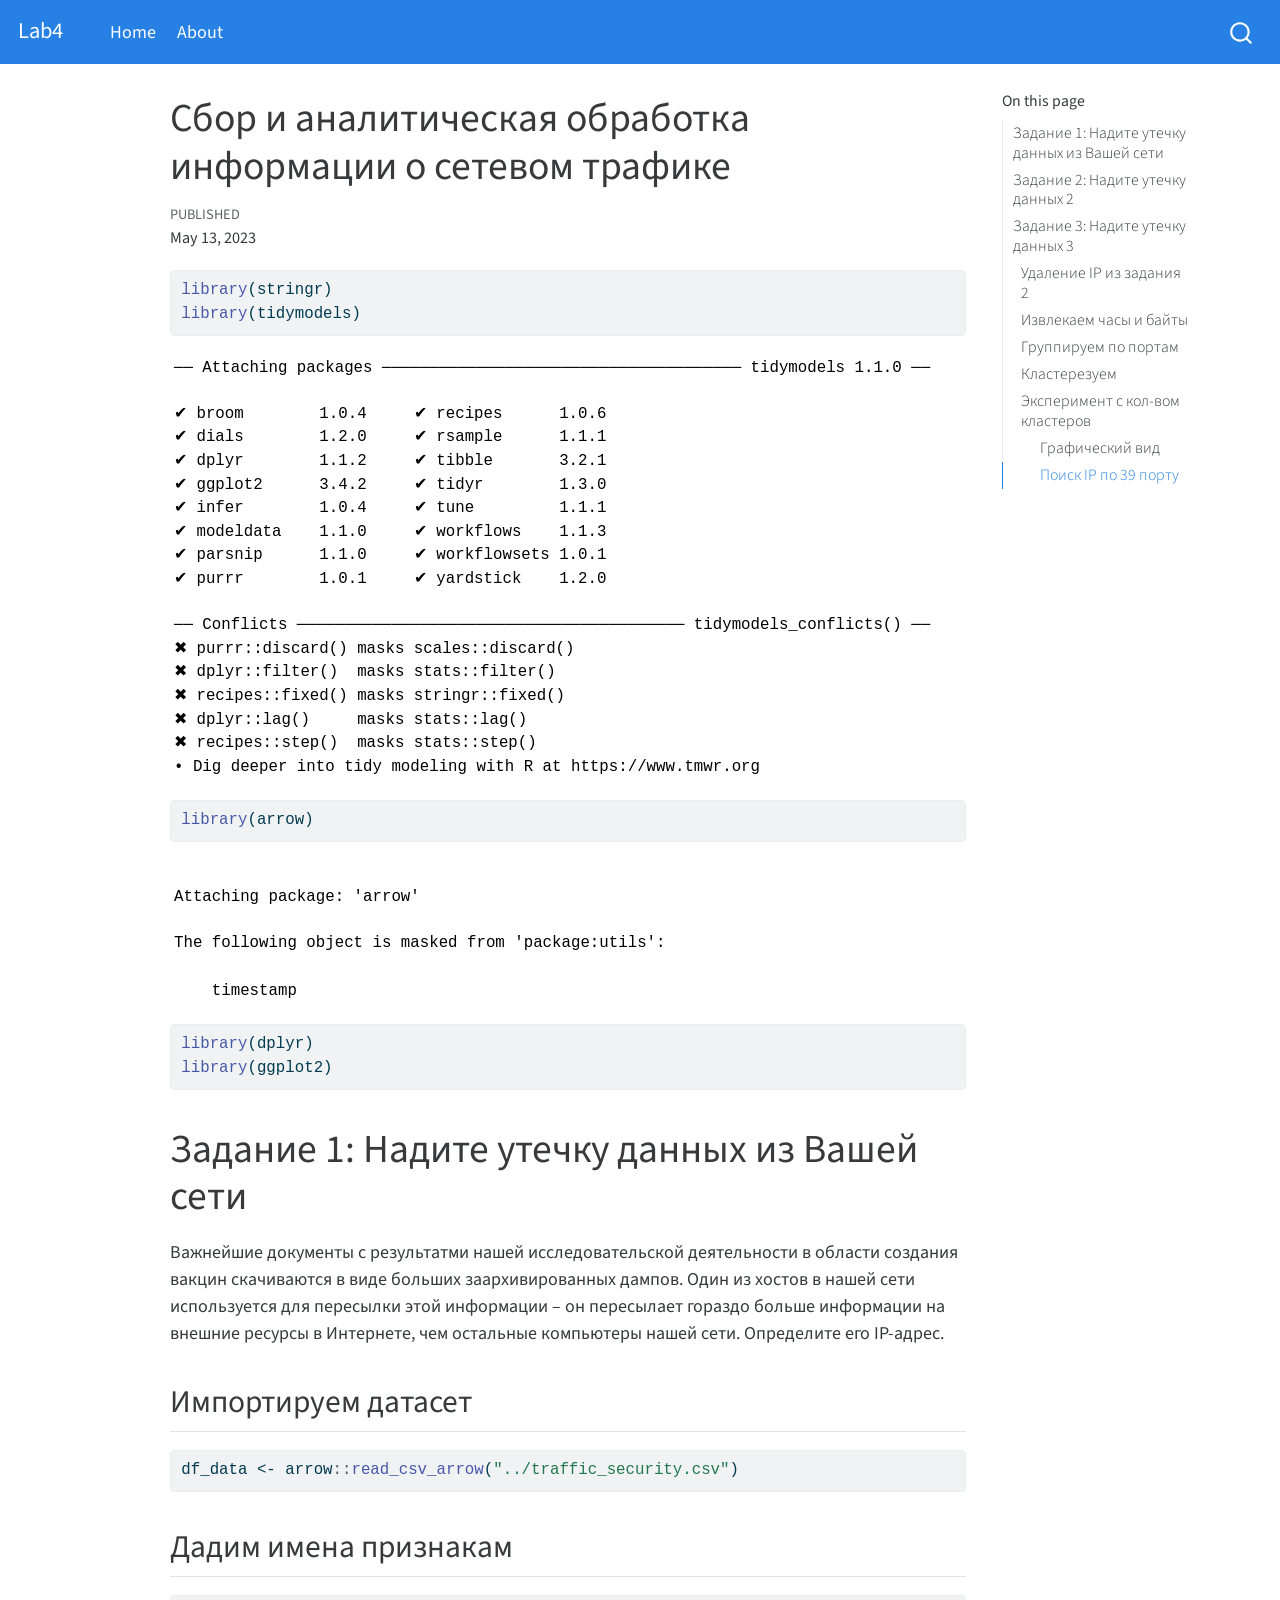
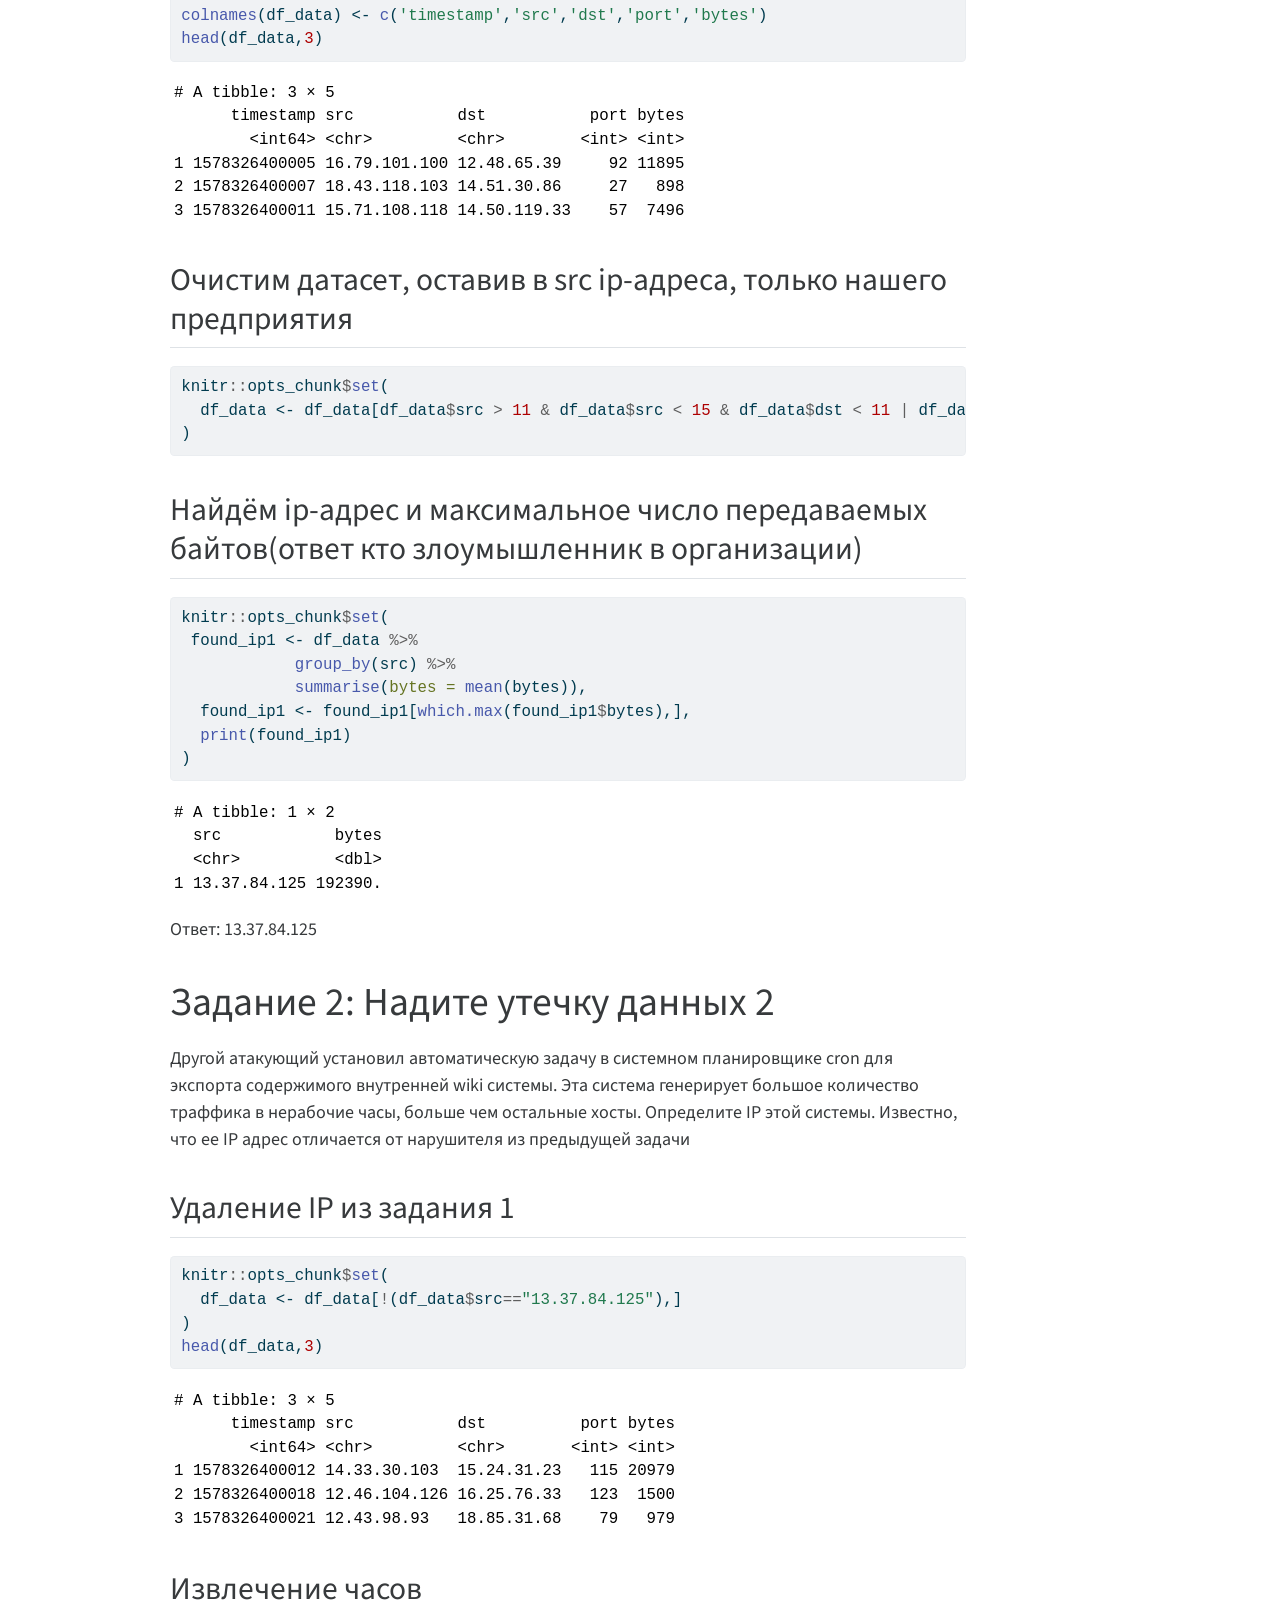
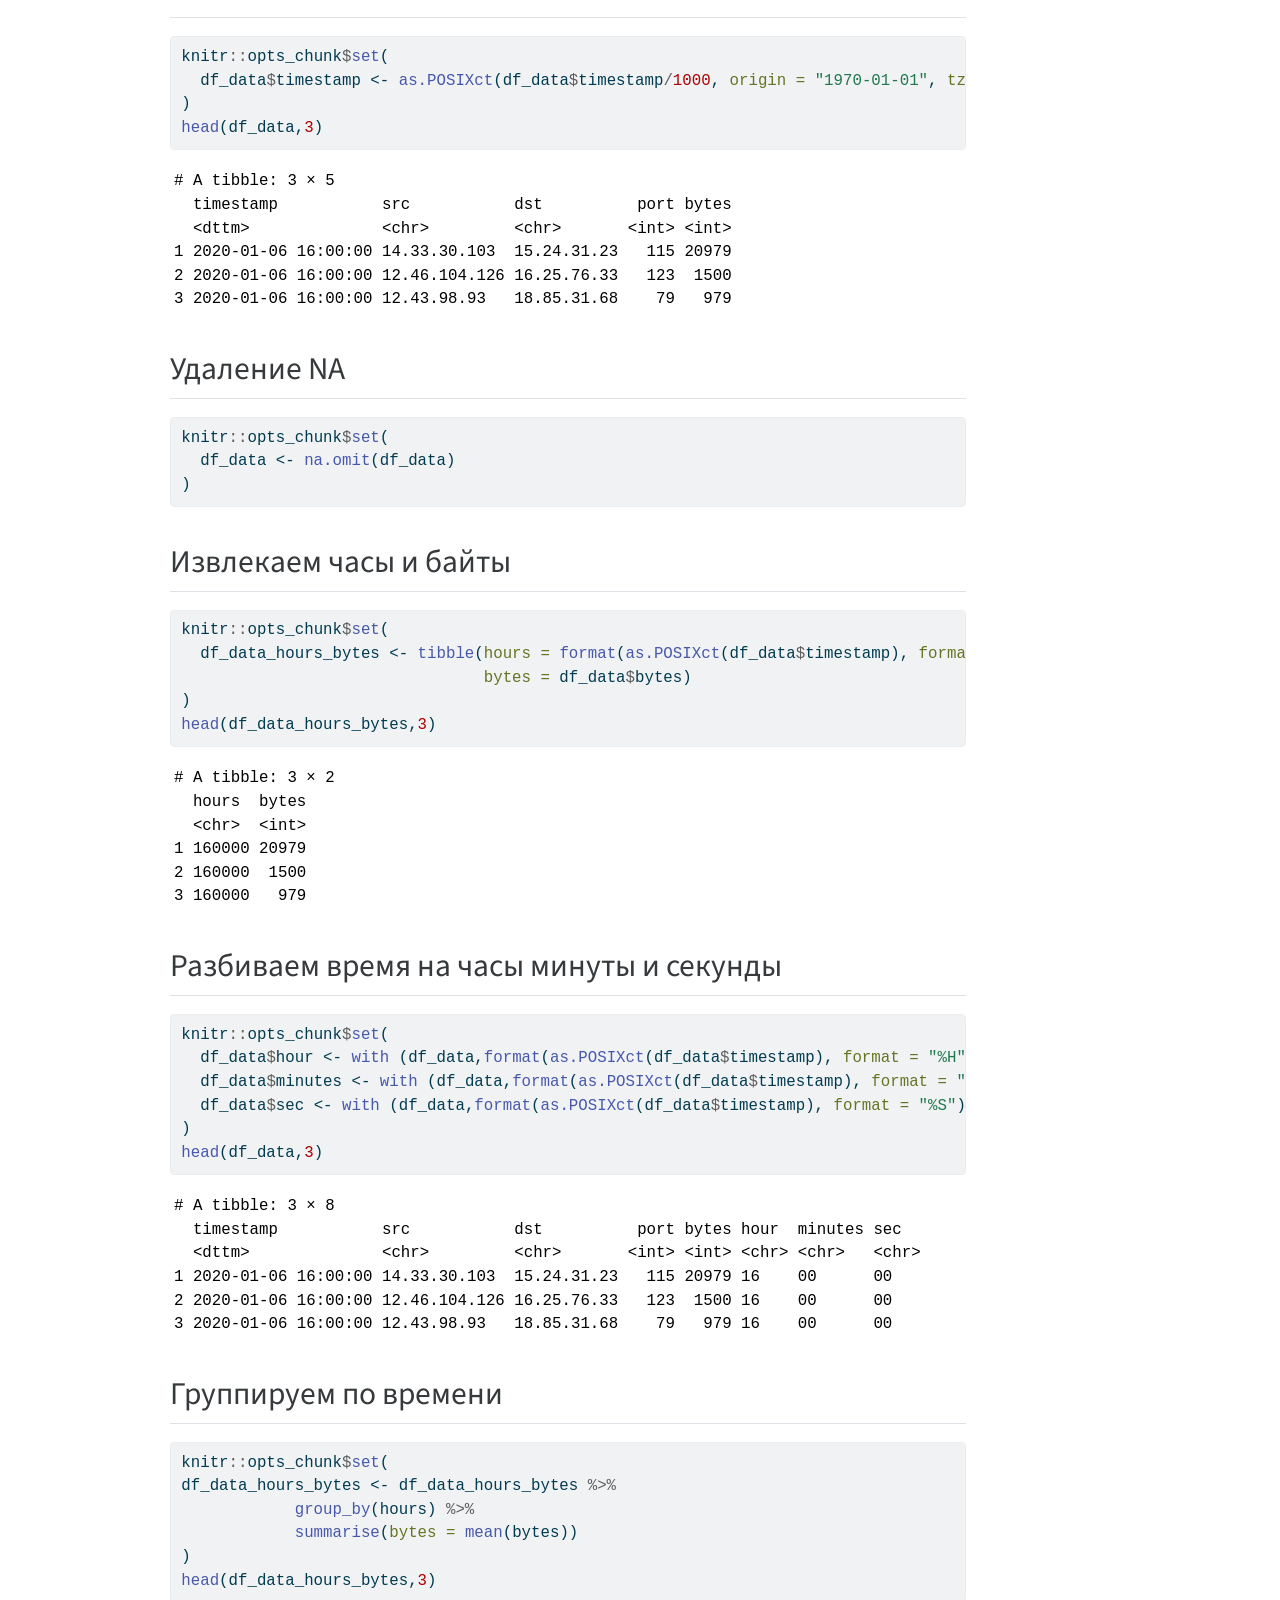
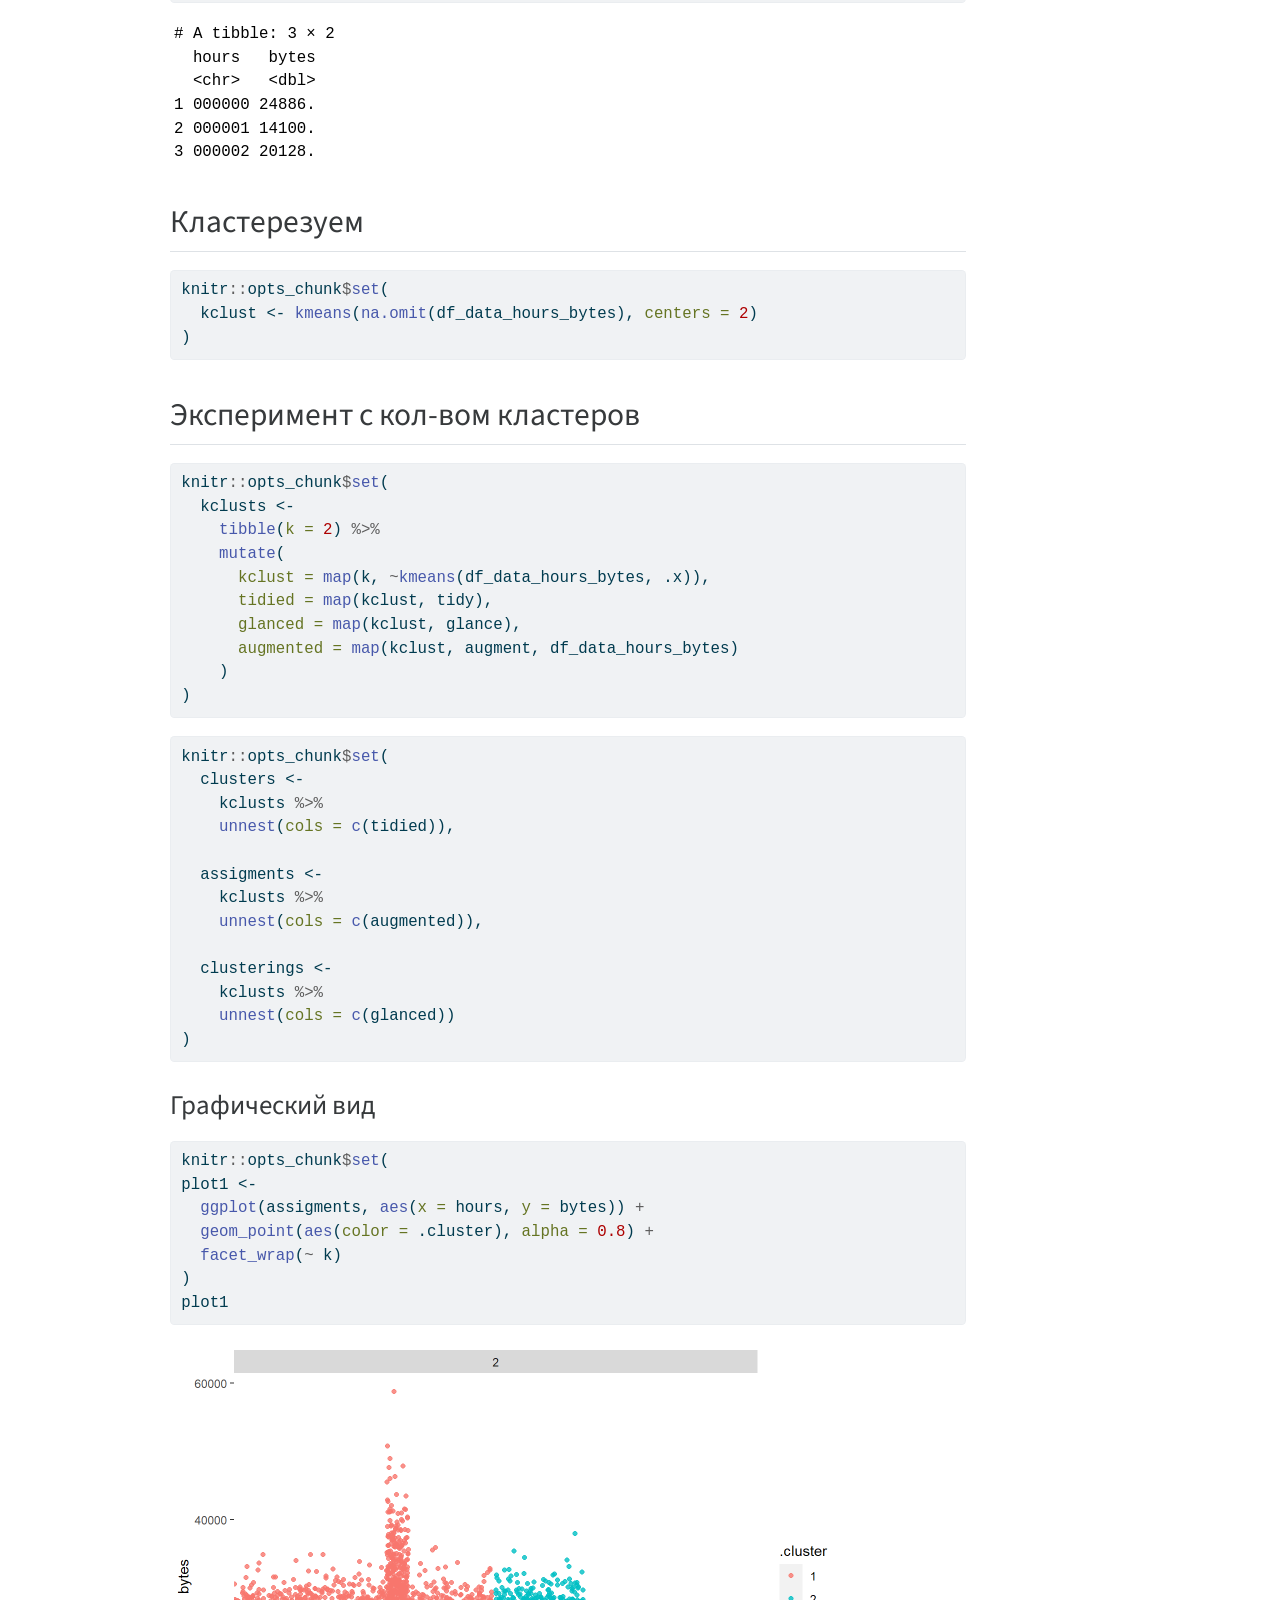
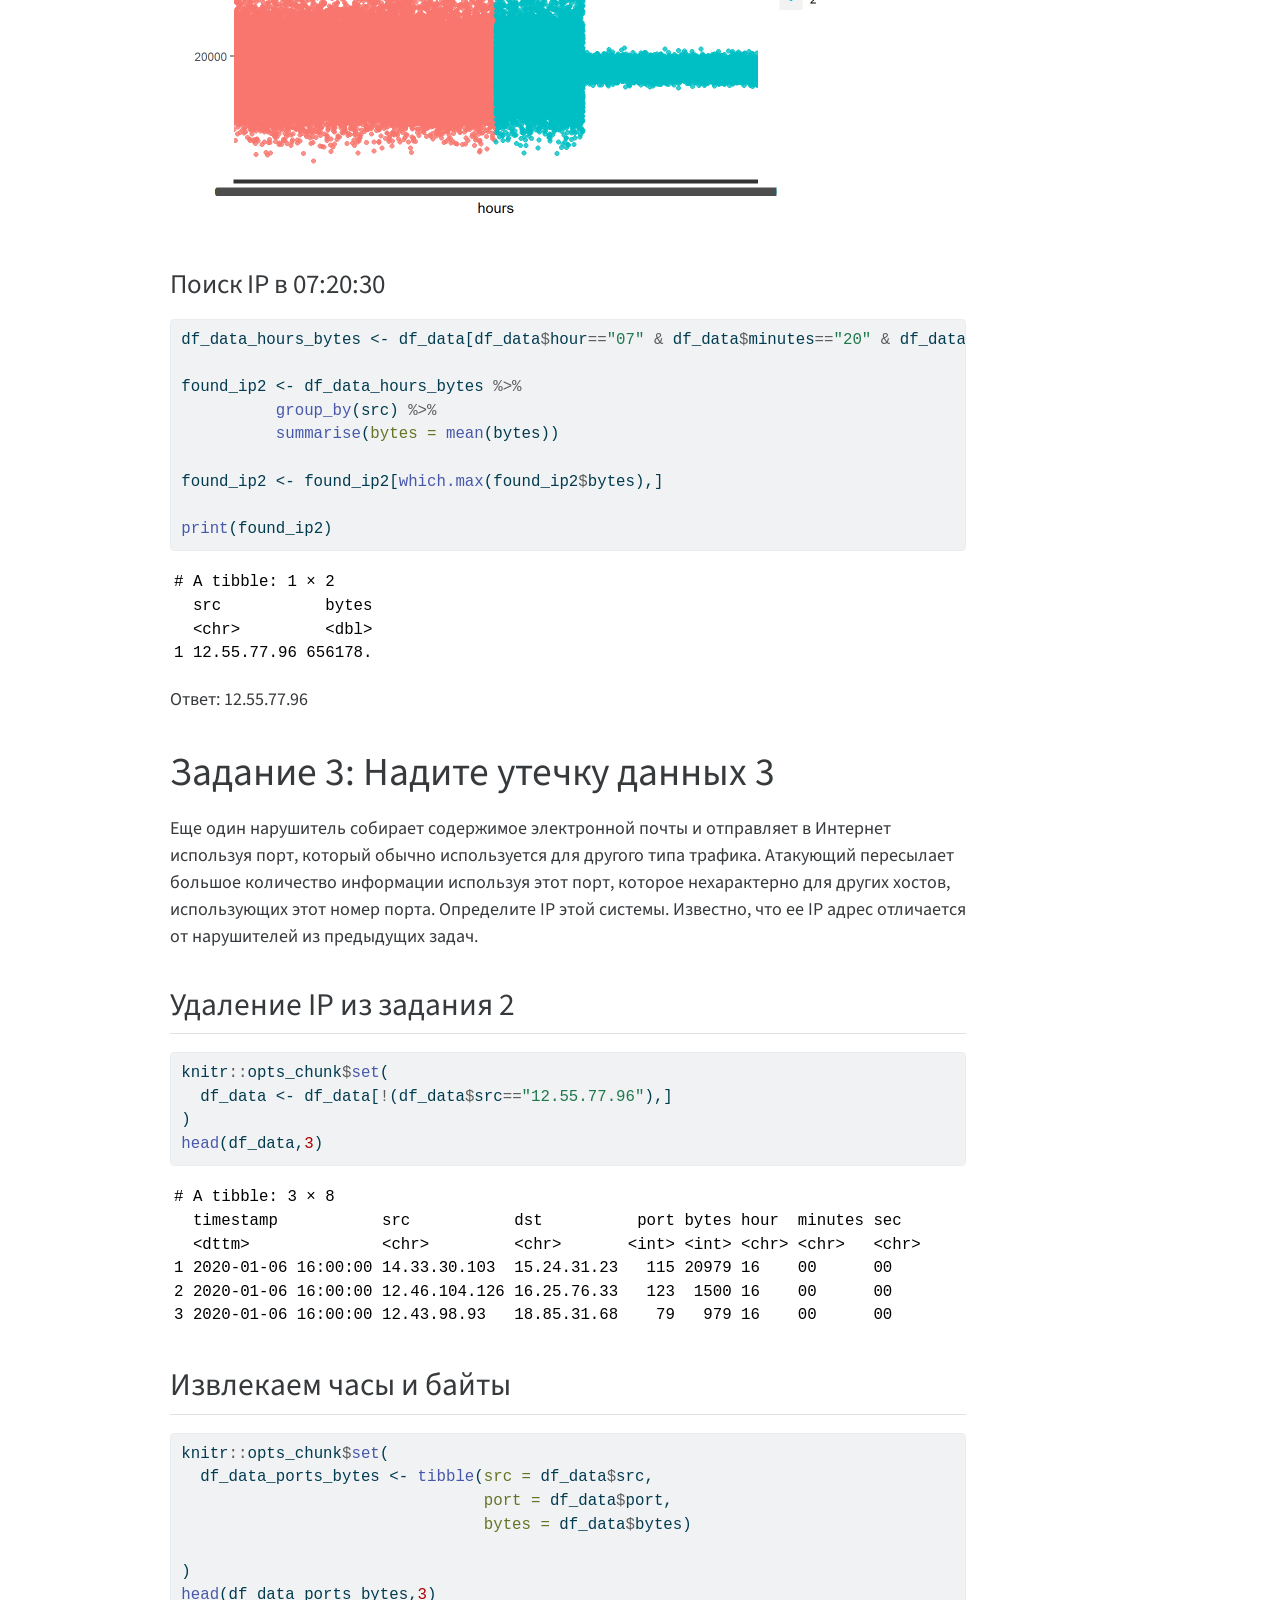
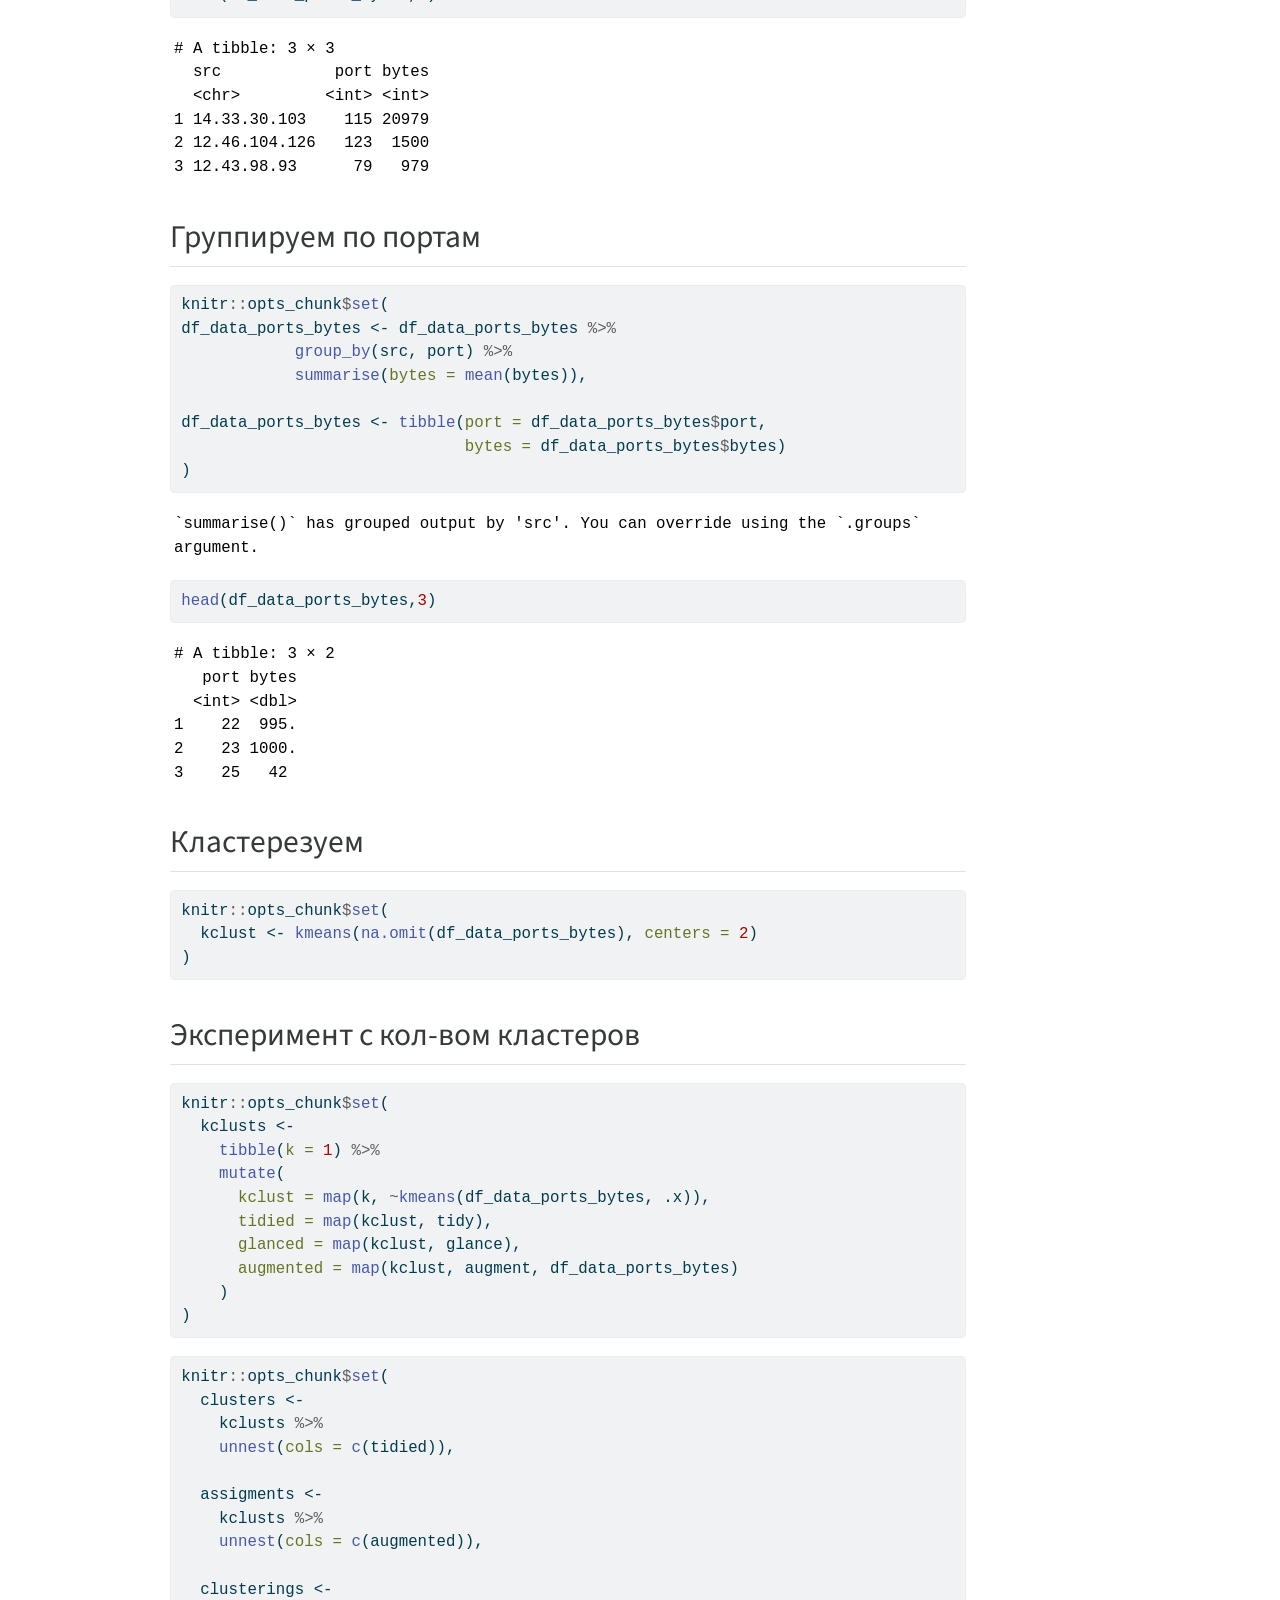
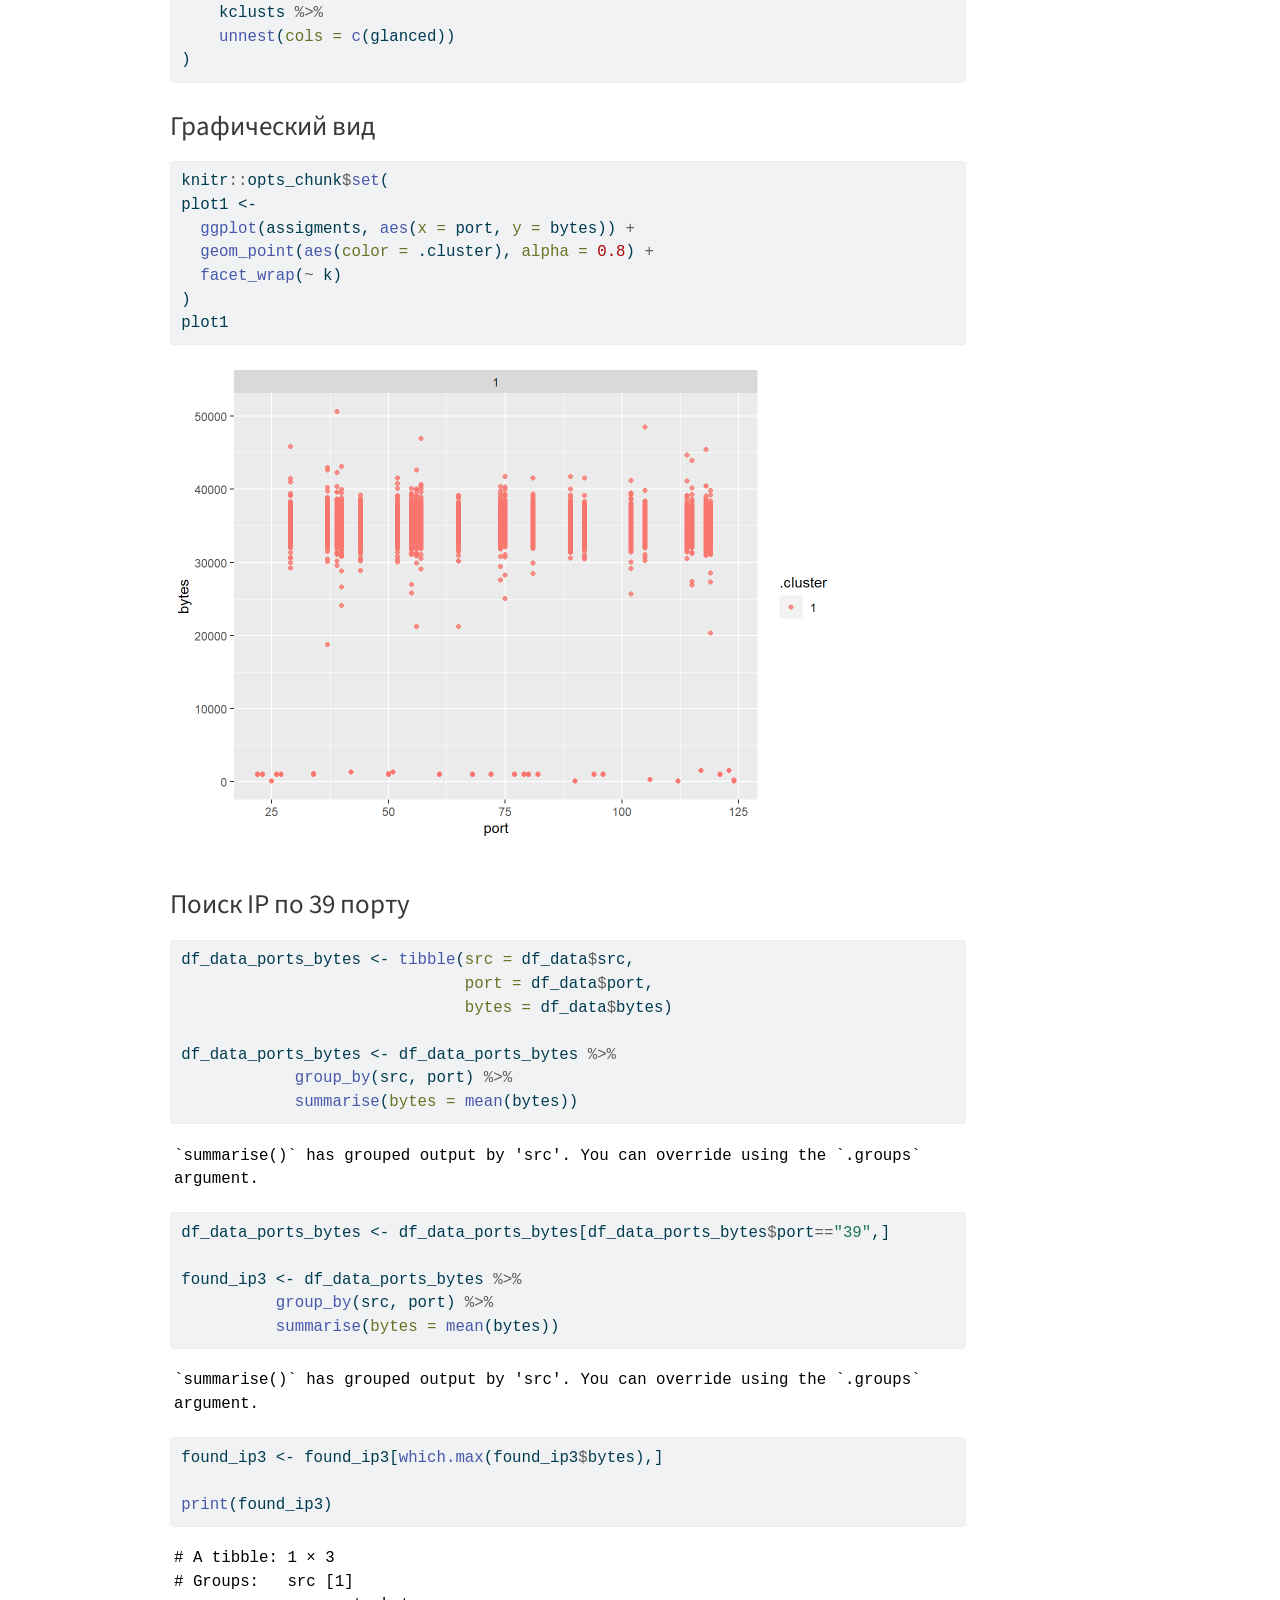
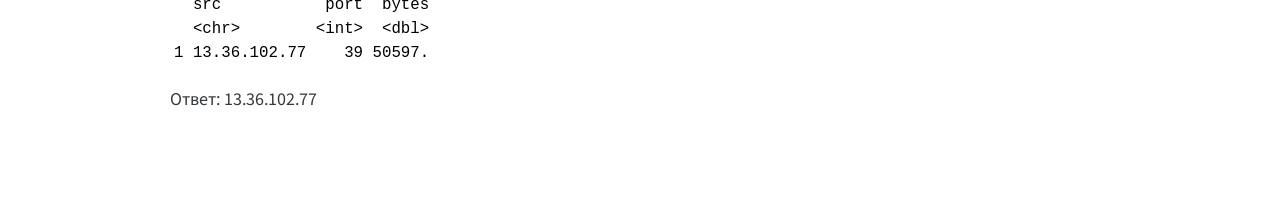
<file: docs/index.html>
<!DOCTYPE html>
<html xmlns="http://www.w3.org/1999/xhtml" lang="en" xml:lang="en"><head>

<meta charset="utf-8">
<meta name="generator" content="quarto-1.2.335">

<meta name="viewport" content="width=device-width, initial-scale=1.0, user-scalable=yes">

<meta name="dcterms.date" content="2023-05-13">

<title>Lab4 - Сбор и аналитическая обработка информации о сетевом трафике</title>
<style>
code{white-space: pre-wrap;}
span.smallcaps{font-variant: small-caps;}
div.columns{display: flex; gap: min(4vw, 1.5em);}
div.column{flex: auto; overflow-x: auto;}
div.hanging-indent{margin-left: 1.5em; text-indent: -1.5em;}
ul.task-list{list-style: none;}
ul.task-list li input[type="checkbox"] {
  width: 0.8em;
  margin: 0 0.8em 0.2em -1.6em;
  vertical-align: middle;
}
pre > code.sourceCode { white-space: pre; position: relative; }
pre > code.sourceCode > span { display: inline-block; line-height: 1.25; }
pre > code.sourceCode > span:empty { height: 1.2em; }
.sourceCode { overflow: visible; }
code.sourceCode > span { color: inherit; text-decoration: inherit; }
div.sourceCode { margin: 1em 0; }
pre.sourceCode { margin: 0; }
@media screen {
div.sourceCode { overflow: auto; }
}
@media print {
pre > code.sourceCode { white-space: pre-wrap; }
pre > code.sourceCode > span { text-indent: -5em; padding-left: 5em; }
}
pre.numberSource code
  { counter-reset: source-line 0; }
pre.numberSource code > span
  { position: relative; left: -4em; counter-increment: source-line; }
pre.numberSource code > span > a:first-child::before
  { content: counter(source-line);
    position: relative; left: -1em; text-align: right; vertical-align: baseline;
    border: none; display: inline-block;
    -webkit-touch-callout: none; -webkit-user-select: none;
    -khtml-user-select: none; -moz-user-select: none;
    -ms-user-select: none; user-select: none;
    padding: 0 4px; width: 4em;
    color: #aaaaaa;
  }
pre.numberSource { margin-left: 3em; border-left: 1px solid #aaaaaa;  padding-left: 4px; }
div.sourceCode
  {   }
@media screen {
pre > code.sourceCode > span > a:first-child::before { text-decoration: underline; }
}
code span.al { color: #ff0000; font-weight: bold; } /* Alert */
code span.an { color: #60a0b0; font-weight: bold; font-style: italic; } /* Annotation */
code span.at { color: #7d9029; } /* Attribute */
code span.bn { color: #40a070; } /* BaseN */
code span.bu { color: #008000; } /* BuiltIn */
code span.cf { color: #007020; font-weight: bold; } /* ControlFlow */
code span.ch { color: #4070a0; } /* Char */
code span.cn { color: #880000; } /* Constant */
code span.co { color: #60a0b0; font-style: italic; } /* Comment */
code span.cv { color: #60a0b0; font-weight: bold; font-style: italic; } /* CommentVar */
code span.do { color: #ba2121; font-style: italic; } /* Documentation */
code span.dt { color: #902000; } /* DataType */
code span.dv { color: #40a070; } /* DecVal */
code span.er { color: #ff0000; font-weight: bold; } /* Error */
code span.ex { } /* Extension */
code span.fl { color: #40a070; } /* Float */
code span.fu { color: #06287e; } /* Function */
code span.im { color: #008000; font-weight: bold; } /* Import */
code span.in { color: #60a0b0; font-weight: bold; font-style: italic; } /* Information */
code span.kw { color: #007020; font-weight: bold; } /* Keyword */
code span.op { color: #666666; } /* Operator */
code span.ot { color: #007020; } /* Other */
code span.pp { color: #bc7a00; } /* Preprocessor */
code span.sc { color: #4070a0; } /* SpecialChar */
code span.ss { color: #bb6688; } /* SpecialString */
code span.st { color: #4070a0; } /* String */
code span.va { color: #19177c; } /* Variable */
code span.vs { color: #4070a0; } /* VerbatimString */
code span.wa { color: #60a0b0; font-weight: bold; font-style: italic; } /* Warning */
</style>


<script src="site_libs/quarto-nav/quarto-nav.js"></script>
<script src="site_libs/quarto-nav/headroom.min.js"></script>
<script src="site_libs/clipboard/clipboard.min.js"></script>
<script src="site_libs/quarto-search/autocomplete.umd.js"></script>
<script src="site_libs/quarto-search/fuse.min.js"></script>
<script src="site_libs/quarto-search/quarto-search.js"></script>
<meta name="quarto:offset" content="./">
<script src="site_libs/quarto-html/quarto.js"></script>
<script src="site_libs/quarto-html/popper.min.js"></script>
<script src="site_libs/quarto-html/tippy.umd.min.js"></script>
<script src="site_libs/quarto-html/anchor.min.js"></script>
<link href="site_libs/quarto-html/tippy.css" rel="stylesheet">
<link href="site_libs/quarto-html/quarto-syntax-highlighting.css" rel="stylesheet" id="quarto-text-highlighting-styles">
<script src="site_libs/bootstrap/bootstrap.min.js"></script>
<link href="site_libs/bootstrap/bootstrap-icons.css" rel="stylesheet">
<link href="site_libs/bootstrap/bootstrap.min.css" rel="stylesheet" id="quarto-bootstrap" data-mode="light">
<script id="quarto-search-options" type="application/json">{
  "location": "navbar",
  "copy-button": false,
  "collapse-after": 3,
  "panel-placement": "end",
  "type": "overlay",
  "limit": 20,
  "language": {
    "search-no-results-text": "No results",
    "search-matching-documents-text": "matching documents",
    "search-copy-link-title": "Copy link to search",
    "search-hide-matches-text": "Hide additional matches",
    "search-more-match-text": "more match in this document",
    "search-more-matches-text": "more matches in this document",
    "search-clear-button-title": "Clear",
    "search-detached-cancel-button-title": "Cancel",
    "search-submit-button-title": "Submit"
  }
}</script>


<link rel="stylesheet" href="styles.css">
</head>

<body class="nav-fixed">

<div id="quarto-search-results"></div>
  <header id="quarto-header" class="headroom fixed-top">
    <nav class="navbar navbar-expand-lg navbar-dark ">
      <div class="navbar-container container-fluid">
      <div class="navbar-brand-container">
    <a class="navbar-brand" href="./index.html">
    <span class="navbar-title">Lab4</span>
    </a>
  </div>
          <button class="navbar-toggler" type="button" data-bs-toggle="collapse" data-bs-target="#navbarCollapse" aria-controls="navbarCollapse" aria-expanded="false" aria-label="Toggle navigation" onclick="if (window.quartoToggleHeadroom) { window.quartoToggleHeadroom(); }">
  <span class="navbar-toggler-icon"></span>
</button>
          <div class="collapse navbar-collapse" id="navbarCollapse">
            <ul class="navbar-nav navbar-nav-scroll me-auto">
  <li class="nav-item">
    <a class="nav-link active" href="./index.html" aria-current="page">
 <span class="menu-text">Home</span></a>
  </li>  
  <li class="nav-item">
    <a class="nav-link" href="./about.html">
 <span class="menu-text">About</span></a>
  </li>  
</ul>
              <div id="quarto-search" class="" title="Search"></div>
          </div> <!-- /navcollapse -->
      </div> <!-- /container-fluid -->
    </nav>
</header>
<!-- content -->
<div id="quarto-content" class="quarto-container page-columns page-rows-contents page-layout-article page-navbar">
<!-- sidebar -->
<!-- margin-sidebar -->
    <div id="quarto-margin-sidebar" class="sidebar margin-sidebar">
        <nav id="TOC" role="doc-toc" class="toc-active">
    <h2 id="toc-title">On this page</h2>
   
  <ul>
  <li><a href="#задание-1-надите-утечку-данных-из-вашей-сети" id="toc-задание-1-надите-утечку-данных-из-вашей-сети" class="nav-link active" data-scroll-target="#задание-1-надите-утечку-данных-из-вашей-сети">Задание 1: Надите утечку данных из Вашей сети</a>
  <ul class="collapse">
  <li><a href="#импортируем-датасет" id="toc-импортируем-датасет" class="nav-link" data-scroll-target="#импортируем-датасет">Импортируем датасет</a></li>
  <li><a href="#дадим-имена-признакам" id="toc-дадим-имена-признакам" class="nav-link" data-scroll-target="#дадим-имена-признакам">Дадим имена признакам</a></li>
  <li><a href="#очистим-датасет-оставив-в-src-ip-адреса-только-нашего-предприятия" id="toc-очистим-датасет-оставив-в-src-ip-адреса-только-нашего-предприятия" class="nav-link" data-scroll-target="#очистим-датасет-оставив-в-src-ip-адреса-только-нашего-предприятия">Очистим датасет, оставив в src ip-адреса, только нашего предприятия</a></li>
  <li><a href="#найдём-ip-адрес-и-максимальное-число-передаваемых-байтовответ-кто-злоумышленник-в-организации" id="toc-найдём-ip-адрес-и-максимальное-число-передаваемых-байтовответ-кто-злоумышленник-в-организации" class="nav-link" data-scroll-target="#найдём-ip-адрес-и-максимальное-число-передаваемых-байтовответ-кто-злоумышленник-в-организации">Найдём ip-адрес и максимальное число передаваемых байтов(ответ кто злоумышленник в организации)</a></li>
  </ul></li>
  <li><a href="#задание-2-надите-утечку-данных-2" id="toc-задание-2-надите-утечку-данных-2" class="nav-link" data-scroll-target="#задание-2-надите-утечку-данных-2">Задание 2: Надите утечку данных 2</a>
  <ul class="collapse">
  <li><a href="#удаление-ip-из-задания-1" id="toc-удаление-ip-из-задания-1" class="nav-link" data-scroll-target="#удаление-ip-из-задания-1">Удаление IP из задания 1</a></li>
  <li><a href="#извлечение-часов" id="toc-извлечение-часов" class="nav-link" data-scroll-target="#извлечение-часов">Извлечение часов</a></li>
  <li><a href="#удаление-na" id="toc-удаление-na" class="nav-link" data-scroll-target="#удаление-na">Удаление NA</a></li>
  <li><a href="#извлекаем-часы-и-байты" id="toc-извлекаем-часы-и-байты" class="nav-link" data-scroll-target="#извлекаем-часы-и-байты">Извлекаем часы и байты</a></li>
  <li><a href="#разбиваем-время-на-часы-минуты-и-секунды" id="toc-разбиваем-время-на-часы-минуты-и-секунды" class="nav-link" data-scroll-target="#разбиваем-время-на-часы-минуты-и-секунды">Разбиваем время на часы минуты и секунды</a></li>
  <li><a href="#группируем-по-времени" id="toc-группируем-по-времени" class="nav-link" data-scroll-target="#группируем-по-времени">Группируем по времени</a></li>
  <li><a href="#кластерезуем" id="toc-кластерезуем" class="nav-link" data-scroll-target="#кластерезуем">Кластерезуем</a></li>
  <li><a href="#эксперимент-с-кол-вом-кластеров" id="toc-эксперимент-с-кол-вом-кластеров" class="nav-link" data-scroll-target="#эксперимент-с-кол-вом-кластеров">Эксперимент с кол-вом кластеров</a>
  <ul class="collapse">
  <li><a href="#графический-вид" id="toc-графический-вид" class="nav-link" data-scroll-target="#графический-вид">Графический вид</a></li>
  <li><a href="#поиск-ip-в-072030" id="toc-поиск-ip-в-072030" class="nav-link" data-scroll-target="#поиск-ip-в-072030">Поиск IP в 07:20:30</a></li>
  </ul></li>
  </ul></li>
  <li><a href="#задание-3-надите-утечку-данных-3" id="toc-задание-3-надите-утечку-данных-3" class="nav-link" data-scroll-target="#задание-3-надите-утечку-данных-3">Задание 3: Надите утечку данных 3</a>
  <ul class="collapse">
  <li><a href="#удаление-ip-из-задания-2" id="toc-удаление-ip-из-задания-2" class="nav-link" data-scroll-target="#удаление-ip-из-задания-2">Удаление IP из задания 2</a></li>
  <li><a href="#извлекаем-часы-и-байты-1" id="toc-извлекаем-часы-и-байты-1" class="nav-link" data-scroll-target="#извлекаем-часы-и-байты-1">Извлекаем часы и байты</a></li>
  <li><a href="#группируем-по-портам" id="toc-группируем-по-портам" class="nav-link" data-scroll-target="#группируем-по-портам">Группируем по портам</a></li>
  <li><a href="#кластерезуем-1" id="toc-кластерезуем-1" class="nav-link" data-scroll-target="#кластерезуем-1">Кластерезуем</a></li>
  <li><a href="#эксперимент-с-кол-вом-кластеров-1" id="toc-эксперимент-с-кол-вом-кластеров-1" class="nav-link" data-scroll-target="#эксперимент-с-кол-вом-кластеров-1">Эксперимент с кол-вом кластеров</a>
  <ul class="collapse">
  <li><a href="#графический-вид-1" id="toc-графический-вид-1" class="nav-link" data-scroll-target="#графический-вид-1">Графический вид</a></li>
  <li><a href="#поиск-ip-по-39-порту" id="toc-поиск-ip-по-39-порту" class="nav-link" data-scroll-target="#поиск-ip-по-39-порту">Поиск IP по 39 порту</a></li>
  </ul></li>
  </ul></li>
  </ul>
</nav>
    </div>
<!-- main -->
<main class="content" id="quarto-document-content">

<header id="title-block-header" class="quarto-title-block default">
<div class="quarto-title">
<h1 class="title">Сбор и аналитическая обработка информации о сетевом трафике</h1>
</div>



<div class="quarto-title-meta">

    
    <div>
    <div class="quarto-title-meta-heading">Published</div>
    <div class="quarto-title-meta-contents">
      <p class="date">May 13, 2023</p>
    </div>
  </div>
  
    
  </div>
  

</header>

<div class="cell">
<div class="sourceCode cell-code" id="cb1"><pre class="sourceCode r code-with-copy"><code class="sourceCode r"><span id="cb1-1"><a href="#cb1-1" aria-hidden="true" tabindex="-1"></a><span class="fu">library</span>(stringr)</span>
<span id="cb1-2"><a href="#cb1-2" aria-hidden="true" tabindex="-1"></a><span class="fu">library</span>(tidymodels)</span></code><button title="Copy to Clipboard" class="code-copy-button"><i class="bi"></i></button></pre></div>
<div class="cell-output cell-output-stderr">
<pre><code>── Attaching packages ────────────────────────────────────── tidymodels 1.1.0 ──</code></pre>
</div>
<div class="cell-output cell-output-stderr">
<pre><code>✔ broom        1.0.4     ✔ recipes      1.0.6
✔ dials        1.2.0     ✔ rsample      1.1.1
✔ dplyr        1.1.2     ✔ tibble       3.2.1
✔ ggplot2      3.4.2     ✔ tidyr        1.3.0
✔ infer        1.0.4     ✔ tune         1.1.1
✔ modeldata    1.1.0     ✔ workflows    1.1.3
✔ parsnip      1.1.0     ✔ workflowsets 1.0.1
✔ purrr        1.0.1     ✔ yardstick    1.2.0</code></pre>
</div>
<div class="cell-output cell-output-stderr">
<pre><code>── Conflicts ───────────────────────────────────────── tidymodels_conflicts() ──
✖ purrr::discard() masks scales::discard()
✖ dplyr::filter()  masks stats::filter()
✖ recipes::fixed() masks stringr::fixed()
✖ dplyr::lag()     masks stats::lag()
✖ recipes::step()  masks stats::step()
• Dig deeper into tidy modeling with R at https://www.tmwr.org</code></pre>
</div>
<div class="sourceCode cell-code" id="cb5"><pre class="sourceCode r code-with-copy"><code class="sourceCode r"><span id="cb5-1"><a href="#cb5-1" aria-hidden="true" tabindex="-1"></a><span class="fu">library</span>(arrow)</span></code><button title="Copy to Clipboard" class="code-copy-button"><i class="bi"></i></button></pre></div>
<div class="cell-output cell-output-stderr">
<pre><code>
Attaching package: 'arrow'</code></pre>
</div>
<div class="cell-output cell-output-stderr">
<pre><code>The following object is masked from 'package:utils':

    timestamp</code></pre>
</div>
<div class="sourceCode cell-code" id="cb8"><pre class="sourceCode r code-with-copy"><code class="sourceCode r"><span id="cb8-1"><a href="#cb8-1" aria-hidden="true" tabindex="-1"></a><span class="fu">library</span>(dplyr)</span>
<span id="cb8-2"><a href="#cb8-2" aria-hidden="true" tabindex="-1"></a><span class="fu">library</span>(ggplot2)</span></code><button title="Copy to Clipboard" class="code-copy-button"><i class="bi"></i></button></pre></div>
</div>
<section id="задание-1-надите-утечку-данных-из-вашей-сети" class="level1">
<h1>Задание 1: Надите утечку данных из Вашей сети</h1>
<p>Важнейшие документы с результатми нашей исследовательской деятельности в области создания вакцин скачиваются в виде больших заархивированных дампов. Один из хостов в нашей сети используется для пересылки этой информации – он пересылает гораздо больше информации на внешние ресурсы в Интернете, чем остальные компьютеры нашей сети. Определите его IP-адрес.</p>
<section id="импортируем-датасет" class="level2">
<h2 class="anchored" data-anchor-id="импортируем-датасет">Импортируем датасет</h2>
<div class="cell">
<div class="sourceCode cell-code" id="cb9"><pre class="sourceCode r code-with-copy"><code class="sourceCode r"><span id="cb9-1"><a href="#cb9-1" aria-hidden="true" tabindex="-1"></a>df_data <span class="ot">&lt;-</span> arrow<span class="sc">::</span><span class="fu">read_csv_arrow</span>(<span class="st">"../traffic_security.csv"</span>)</span></code><button title="Copy to Clipboard" class="code-copy-button"><i class="bi"></i></button></pre></div>
</div>
</section>
<section id="дадим-имена-признакам" class="level2">
<h2 class="anchored" data-anchor-id="дадим-имена-признакам">Дадим имена признакам</h2>
<div class="cell">
<div class="sourceCode cell-code" id="cb10"><pre class="sourceCode r code-with-copy"><code class="sourceCode r"><span id="cb10-1"><a href="#cb10-1" aria-hidden="true" tabindex="-1"></a><span class="fu">colnames</span>(df_data) <span class="ot">&lt;-</span> <span class="fu">c</span>(<span class="st">'timestamp'</span>,<span class="st">'src'</span>,<span class="st">'dst'</span>,<span class="st">'port'</span>,<span class="st">'bytes'</span>)</span>
<span id="cb10-2"><a href="#cb10-2" aria-hidden="true" tabindex="-1"></a><span class="fu">head</span>(df_data,<span class="dv">3</span>)</span></code><button title="Copy to Clipboard" class="code-copy-button"><i class="bi"></i></button></pre></div>
<div class="cell-output cell-output-stdout">
<pre><code># A tibble: 3 × 5
      timestamp src           dst           port bytes
        &lt;int64&gt; &lt;chr&gt;         &lt;chr&gt;        &lt;int&gt; &lt;int&gt;
1 1578326400005 16.79.101.100 12.48.65.39     92 11895
2 1578326400007 18.43.118.103 14.51.30.86     27   898
3 1578326400011 15.71.108.118 14.50.119.33    57  7496</code></pre>
</div>
</div>
</section>
<section id="очистим-датасет-оставив-в-src-ip-адреса-только-нашего-предприятия" class="level2">
<h2 class="anchored" data-anchor-id="очистим-датасет-оставив-в-src-ip-адреса-только-нашего-предприятия">Очистим датасет, оставив в src ip-адреса, только нашего предприятия</h2>
<div class="cell">
<div class="sourceCode cell-code" id="cb12"><pre class="sourceCode r code-with-copy"><code class="sourceCode r"><span id="cb12-1"><a href="#cb12-1" aria-hidden="true" tabindex="-1"></a>knitr<span class="sc">::</span>opts_chunk<span class="sc">$</span><span class="fu">set</span>(</span>
<span id="cb12-2"><a href="#cb12-2" aria-hidden="true" tabindex="-1"></a>  df_data <span class="ot">&lt;-</span> df_data[df_data<span class="sc">$</span>src <span class="sc">&gt;</span> <span class="dv">11</span> <span class="sc">&amp;</span> df_data<span class="sc">$</span>src <span class="sc">&lt;</span> <span class="dv">15</span> <span class="sc">&amp;</span> df_data<span class="sc">$</span>dst <span class="sc">&lt;</span> <span class="dv">11</span> <span class="sc">|</span> df_data<span class="sc">$</span>dst <span class="sc">&gt;</span> <span class="dv">15</span>, ]</span>
<span id="cb12-3"><a href="#cb12-3" aria-hidden="true" tabindex="-1"></a>)</span></code><button title="Copy to Clipboard" class="code-copy-button"><i class="bi"></i></button></pre></div>
</div>
</section>
<section id="найдём-ip-адрес-и-максимальное-число-передаваемых-байтовответ-кто-злоумышленник-в-организации" class="level2">
<h2 class="anchored" data-anchor-id="найдём-ip-адрес-и-максимальное-число-передаваемых-байтовответ-кто-злоумышленник-в-организации">Найдём ip-адрес и максимальное число передаваемых байтов(ответ кто злоумышленник в организации)</h2>
<div class="cell">
<div class="sourceCode cell-code" id="cb13"><pre class="sourceCode r code-with-copy"><code class="sourceCode r"><span id="cb13-1"><a href="#cb13-1" aria-hidden="true" tabindex="-1"></a>knitr<span class="sc">::</span>opts_chunk<span class="sc">$</span><span class="fu">set</span>(</span>
<span id="cb13-2"><a href="#cb13-2" aria-hidden="true" tabindex="-1"></a> found_ip1 <span class="ot">&lt;-</span> df_data <span class="sc">%&gt;%</span></span>
<span id="cb13-3"><a href="#cb13-3" aria-hidden="true" tabindex="-1"></a>            <span class="fu">group_by</span>(src) <span class="sc">%&gt;%</span></span>
<span id="cb13-4"><a href="#cb13-4" aria-hidden="true" tabindex="-1"></a>            <span class="fu">summarise</span>(<span class="at">bytes =</span> <span class="fu">mean</span>(bytes)),</span>
<span id="cb13-5"><a href="#cb13-5" aria-hidden="true" tabindex="-1"></a>  found_ip1 <span class="ot">&lt;-</span> found_ip1[<span class="fu">which.max</span>(found_ip1<span class="sc">$</span>bytes),],</span>
<span id="cb13-6"><a href="#cb13-6" aria-hidden="true" tabindex="-1"></a>  <span class="fu">print</span>(found_ip1) </span>
<span id="cb13-7"><a href="#cb13-7" aria-hidden="true" tabindex="-1"></a>)</span></code><button title="Copy to Clipboard" class="code-copy-button"><i class="bi"></i></button></pre></div>
<div class="cell-output cell-output-stdout">
<pre><code># A tibble: 1 × 2
  src            bytes
  &lt;chr&gt;          &lt;dbl&gt;
1 13.37.84.125 192390.</code></pre>
</div>
</div>
<p>Ответ: 13.37.84.125</p>
</section>
</section>
<section id="задание-2-надите-утечку-данных-2" class="level1">
<h1>Задание 2: Надите утечку данных 2</h1>
<p>Другой атакующий установил автоматическую задачу в системном планировщике cron для экспорта содержимого внутренней wiki системы. Эта система генерирует большое количество траффика в нерабочие часы, больше чем остальные хосты. Определите IP этой системы. Известно, что ее IP адрес отличается от нарушителя из предыдущей задачи</p>
<section id="удаление-ip-из-задания-1" class="level2">
<h2 class="anchored" data-anchor-id="удаление-ip-из-задания-1">Удаление IP из задания 1</h2>
<div class="cell">
<div class="sourceCode cell-code" id="cb15"><pre class="sourceCode r code-with-copy"><code class="sourceCode r"><span id="cb15-1"><a href="#cb15-1" aria-hidden="true" tabindex="-1"></a>knitr<span class="sc">::</span>opts_chunk<span class="sc">$</span><span class="fu">set</span>(</span>
<span id="cb15-2"><a href="#cb15-2" aria-hidden="true" tabindex="-1"></a>  df_data <span class="ot">&lt;-</span> df_data[<span class="sc">!</span>(df_data<span class="sc">$</span>src<span class="sc">==</span><span class="st">"13.37.84.125"</span>),]</span>
<span id="cb15-3"><a href="#cb15-3" aria-hidden="true" tabindex="-1"></a>)</span>
<span id="cb15-4"><a href="#cb15-4" aria-hidden="true" tabindex="-1"></a><span class="fu">head</span>(df_data,<span class="dv">3</span>)</span></code><button title="Copy to Clipboard" class="code-copy-button"><i class="bi"></i></button></pre></div>
<div class="cell-output cell-output-stdout">
<pre><code># A tibble: 3 × 5
      timestamp src           dst          port bytes
        &lt;int64&gt; &lt;chr&gt;         &lt;chr&gt;       &lt;int&gt; &lt;int&gt;
1 1578326400012 14.33.30.103  15.24.31.23   115 20979
2 1578326400018 12.46.104.126 16.25.76.33   123  1500
3 1578326400021 12.43.98.93   18.85.31.68    79   979</code></pre>
</div>
</div>
</section>
<section id="извлечение-часов" class="level2">
<h2 class="anchored" data-anchor-id="извлечение-часов">Извлечение часов</h2>
<div class="cell">
<div class="sourceCode cell-code" id="cb17"><pre class="sourceCode r code-with-copy"><code class="sourceCode r"><span id="cb17-1"><a href="#cb17-1" aria-hidden="true" tabindex="-1"></a>knitr<span class="sc">::</span>opts_chunk<span class="sc">$</span><span class="fu">set</span>(</span>
<span id="cb17-2"><a href="#cb17-2" aria-hidden="true" tabindex="-1"></a>  df_data<span class="sc">$</span>timestamp <span class="ot">&lt;-</span> <span class="fu">as.POSIXct</span>(df_data<span class="sc">$</span>timestamp<span class="sc">/</span><span class="dv">1000</span>, <span class="at">origin =</span> <span class="st">"1970-01-01"</span>, <span class="at">tz =</span> <span class="st">"GMT"</span>)</span>
<span id="cb17-3"><a href="#cb17-3" aria-hidden="true" tabindex="-1"></a>)</span>
<span id="cb17-4"><a href="#cb17-4" aria-hidden="true" tabindex="-1"></a><span class="fu">head</span>(df_data,<span class="dv">3</span>) </span></code><button title="Copy to Clipboard" class="code-copy-button"><i class="bi"></i></button></pre></div>
<div class="cell-output cell-output-stdout">
<pre><code># A tibble: 3 × 5
  timestamp           src           dst          port bytes
  &lt;dttm&gt;              &lt;chr&gt;         &lt;chr&gt;       &lt;int&gt; &lt;int&gt;
1 2020-01-06 16:00:00 14.33.30.103  15.24.31.23   115 20979
2 2020-01-06 16:00:00 12.46.104.126 16.25.76.33   123  1500
3 2020-01-06 16:00:00 12.43.98.93   18.85.31.68    79   979</code></pre>
</div>
</div>
</section>
<section id="удаление-na" class="level2">
<h2 class="anchored" data-anchor-id="удаление-na">Удаление NA</h2>
<div class="cell">
<div class="sourceCode cell-code" id="cb19"><pre class="sourceCode r code-with-copy"><code class="sourceCode r"><span id="cb19-1"><a href="#cb19-1" aria-hidden="true" tabindex="-1"></a>knitr<span class="sc">::</span>opts_chunk<span class="sc">$</span><span class="fu">set</span>(</span>
<span id="cb19-2"><a href="#cb19-2" aria-hidden="true" tabindex="-1"></a>  df_data <span class="ot">&lt;-</span> <span class="fu">na.omit</span>(df_data)</span>
<span id="cb19-3"><a href="#cb19-3" aria-hidden="true" tabindex="-1"></a>)</span></code><button title="Copy to Clipboard" class="code-copy-button"><i class="bi"></i></button></pre></div>
</div>
</section>
<section id="извлекаем-часы-и-байты" class="level2">
<h2 class="anchored" data-anchor-id="извлекаем-часы-и-байты">Извлекаем часы и байты</h2>
<div class="cell">
<div class="sourceCode cell-code" id="cb20"><pre class="sourceCode r code-with-copy"><code class="sourceCode r"><span id="cb20-1"><a href="#cb20-1" aria-hidden="true" tabindex="-1"></a>knitr<span class="sc">::</span>opts_chunk<span class="sc">$</span><span class="fu">set</span>(</span>
<span id="cb20-2"><a href="#cb20-2" aria-hidden="true" tabindex="-1"></a>  df_data_hours_bytes <span class="ot">&lt;-</span> <span class="fu">tibble</span>(<span class="at">hours =</span> <span class="fu">format</span>(<span class="fu">as.POSIXct</span>(df_data<span class="sc">$</span>timestamp), <span class="at">format =</span> <span class="st">"%H%M%S"</span>),</span>
<span id="cb20-3"><a href="#cb20-3" aria-hidden="true" tabindex="-1"></a>                                <span class="at">bytes =</span> df_data<span class="sc">$</span>bytes)</span>
<span id="cb20-4"><a href="#cb20-4" aria-hidden="true" tabindex="-1"></a>)</span>
<span id="cb20-5"><a href="#cb20-5" aria-hidden="true" tabindex="-1"></a><span class="fu">head</span>(df_data_hours_bytes,<span class="dv">3</span>)</span></code><button title="Copy to Clipboard" class="code-copy-button"><i class="bi"></i></button></pre></div>
<div class="cell-output cell-output-stdout">
<pre><code># A tibble: 3 × 2
  hours  bytes
  &lt;chr&gt;  &lt;int&gt;
1 160000 20979
2 160000  1500
3 160000   979</code></pre>
</div>
</div>
</section>
<section id="разбиваем-время-на-часы-минуты-и-секунды" class="level2">
<h2 class="anchored" data-anchor-id="разбиваем-время-на-часы-минуты-и-секунды">Разбиваем время на часы минуты и секунды</h2>
<div class="cell">
<div class="sourceCode cell-code" id="cb22"><pre class="sourceCode r code-with-copy"><code class="sourceCode r"><span id="cb22-1"><a href="#cb22-1" aria-hidden="true" tabindex="-1"></a>knitr<span class="sc">::</span>opts_chunk<span class="sc">$</span><span class="fu">set</span>(</span>
<span id="cb22-2"><a href="#cb22-2" aria-hidden="true" tabindex="-1"></a>  df_data<span class="sc">$</span>hour <span class="ot">&lt;-</span> <span class="fu">with</span> (df_data,<span class="fu">format</span>(<span class="fu">as.POSIXct</span>(df_data<span class="sc">$</span>timestamp), <span class="at">format =</span> <span class="st">"%H"</span>)),</span>
<span id="cb22-3"><a href="#cb22-3" aria-hidden="true" tabindex="-1"></a>  df_data<span class="sc">$</span>minutes <span class="ot">&lt;-</span> <span class="fu">with</span> (df_data,<span class="fu">format</span>(<span class="fu">as.POSIXct</span>(df_data<span class="sc">$</span>timestamp), <span class="at">format =</span> <span class="st">"%M"</span>)),</span>
<span id="cb22-4"><a href="#cb22-4" aria-hidden="true" tabindex="-1"></a>  df_data<span class="sc">$</span>sec <span class="ot">&lt;-</span> <span class="fu">with</span> (df_data,<span class="fu">format</span>(<span class="fu">as.POSIXct</span>(df_data<span class="sc">$</span>timestamp), <span class="at">format =</span> <span class="st">"%S"</span>))</span>
<span id="cb22-5"><a href="#cb22-5" aria-hidden="true" tabindex="-1"></a>)</span>
<span id="cb22-6"><a href="#cb22-6" aria-hidden="true" tabindex="-1"></a><span class="fu">head</span>(df_data,<span class="dv">3</span>)</span></code><button title="Copy to Clipboard" class="code-copy-button"><i class="bi"></i></button></pre></div>
<div class="cell-output cell-output-stdout">
<pre><code># A tibble: 3 × 8
  timestamp           src           dst          port bytes hour  minutes sec  
  &lt;dttm&gt;              &lt;chr&gt;         &lt;chr&gt;       &lt;int&gt; &lt;int&gt; &lt;chr&gt; &lt;chr&gt;   &lt;chr&gt;
1 2020-01-06 16:00:00 14.33.30.103  15.24.31.23   115 20979 16    00      00   
2 2020-01-06 16:00:00 12.46.104.126 16.25.76.33   123  1500 16    00      00   
3 2020-01-06 16:00:00 12.43.98.93   18.85.31.68    79   979 16    00      00   </code></pre>
</div>
</div>
</section>
<section id="группируем-по-времени" class="level2">
<h2 class="anchored" data-anchor-id="группируем-по-времени">Группируем по времени</h2>
<div class="cell">
<div class="sourceCode cell-code" id="cb24"><pre class="sourceCode r code-with-copy"><code class="sourceCode r"><span id="cb24-1"><a href="#cb24-1" aria-hidden="true" tabindex="-1"></a>knitr<span class="sc">::</span>opts_chunk<span class="sc">$</span><span class="fu">set</span>(</span>
<span id="cb24-2"><a href="#cb24-2" aria-hidden="true" tabindex="-1"></a>df_data_hours_bytes <span class="ot">&lt;-</span> df_data_hours_bytes <span class="sc">%&gt;%</span></span>
<span id="cb24-3"><a href="#cb24-3" aria-hidden="true" tabindex="-1"></a>            <span class="fu">group_by</span>(hours) <span class="sc">%&gt;%</span></span>
<span id="cb24-4"><a href="#cb24-4" aria-hidden="true" tabindex="-1"></a>            <span class="fu">summarise</span>(<span class="at">bytes =</span> <span class="fu">mean</span>(bytes))</span>
<span id="cb24-5"><a href="#cb24-5" aria-hidden="true" tabindex="-1"></a>)</span>
<span id="cb24-6"><a href="#cb24-6" aria-hidden="true" tabindex="-1"></a><span class="fu">head</span>(df_data_hours_bytes,<span class="dv">3</span>)</span></code><button title="Copy to Clipboard" class="code-copy-button"><i class="bi"></i></button></pre></div>
<div class="cell-output cell-output-stdout">
<pre><code># A tibble: 3 × 2
  hours   bytes
  &lt;chr&gt;   &lt;dbl&gt;
1 000000 24886.
2 000001 14100.
3 000002 20128.</code></pre>
</div>
</div>
</section>
<section id="кластерезуем" class="level2">
<h2 class="anchored" data-anchor-id="кластерезуем">Кластерезуем</h2>
<div class="cell">
<div class="sourceCode cell-code" id="cb26"><pre class="sourceCode r code-with-copy"><code class="sourceCode r"><span id="cb26-1"><a href="#cb26-1" aria-hidden="true" tabindex="-1"></a>knitr<span class="sc">::</span>opts_chunk<span class="sc">$</span><span class="fu">set</span>(</span>
<span id="cb26-2"><a href="#cb26-2" aria-hidden="true" tabindex="-1"></a>  kclust <span class="ot">&lt;-</span> <span class="fu">kmeans</span>(<span class="fu">na.omit</span>(df_data_hours_bytes), <span class="at">centers =</span> <span class="dv">2</span>)</span>
<span id="cb26-3"><a href="#cb26-3" aria-hidden="true" tabindex="-1"></a>)</span></code><button title="Copy to Clipboard" class="code-copy-button"><i class="bi"></i></button></pre></div>
</div>
</section>
<section id="эксперимент-с-кол-вом-кластеров" class="level2">
<h2 class="anchored" data-anchor-id="эксперимент-с-кол-вом-кластеров">Эксперимент с кол-вом кластеров</h2>
<div class="cell">
<div class="sourceCode cell-code" id="cb27"><pre class="sourceCode r code-with-copy"><code class="sourceCode r"><span id="cb27-1"><a href="#cb27-1" aria-hidden="true" tabindex="-1"></a>knitr<span class="sc">::</span>opts_chunk<span class="sc">$</span><span class="fu">set</span>(</span>
<span id="cb27-2"><a href="#cb27-2" aria-hidden="true" tabindex="-1"></a>  kclusts <span class="ot">&lt;-</span></span>
<span id="cb27-3"><a href="#cb27-3" aria-hidden="true" tabindex="-1"></a>    <span class="fu">tibble</span>(<span class="at">k =</span> <span class="dv">2</span>) <span class="sc">%&gt;%</span></span>
<span id="cb27-4"><a href="#cb27-4" aria-hidden="true" tabindex="-1"></a>    <span class="fu">mutate</span>(</span>
<span id="cb27-5"><a href="#cb27-5" aria-hidden="true" tabindex="-1"></a>      <span class="at">kclust =</span> <span class="fu">map</span>(k, <span class="sc">~</span><span class="fu">kmeans</span>(df_data_hours_bytes, .x)),</span>
<span id="cb27-6"><a href="#cb27-6" aria-hidden="true" tabindex="-1"></a>      <span class="at">tidied =</span> <span class="fu">map</span>(kclust, tidy),</span>
<span id="cb27-7"><a href="#cb27-7" aria-hidden="true" tabindex="-1"></a>      <span class="at">glanced =</span> <span class="fu">map</span>(kclust, glance),</span>
<span id="cb27-8"><a href="#cb27-8" aria-hidden="true" tabindex="-1"></a>      <span class="at">augmented =</span> <span class="fu">map</span>(kclust, augment, df_data_hours_bytes)</span>
<span id="cb27-9"><a href="#cb27-9" aria-hidden="true" tabindex="-1"></a>    )</span>
<span id="cb27-10"><a href="#cb27-10" aria-hidden="true" tabindex="-1"></a>)</span></code><button title="Copy to Clipboard" class="code-copy-button"><i class="bi"></i></button></pre></div>
</div>
<div class="cell">
<div class="sourceCode cell-code" id="cb28"><pre class="sourceCode r code-with-copy"><code class="sourceCode r"><span id="cb28-1"><a href="#cb28-1" aria-hidden="true" tabindex="-1"></a>knitr<span class="sc">::</span>opts_chunk<span class="sc">$</span><span class="fu">set</span>(</span>
<span id="cb28-2"><a href="#cb28-2" aria-hidden="true" tabindex="-1"></a>  clusters <span class="ot">&lt;-</span></span>
<span id="cb28-3"><a href="#cb28-3" aria-hidden="true" tabindex="-1"></a>    kclusts <span class="sc">%&gt;%</span></span>
<span id="cb28-4"><a href="#cb28-4" aria-hidden="true" tabindex="-1"></a>    <span class="fu">unnest</span>(<span class="at">cols =</span> <span class="fu">c</span>(tidied)),</span>
<span id="cb28-5"><a href="#cb28-5" aria-hidden="true" tabindex="-1"></a>  </span>
<span id="cb28-6"><a href="#cb28-6" aria-hidden="true" tabindex="-1"></a>  assigments <span class="ot">&lt;-</span></span>
<span id="cb28-7"><a href="#cb28-7" aria-hidden="true" tabindex="-1"></a>    kclusts <span class="sc">%&gt;%</span></span>
<span id="cb28-8"><a href="#cb28-8" aria-hidden="true" tabindex="-1"></a>    <span class="fu">unnest</span>(<span class="at">cols =</span> <span class="fu">c</span>(augmented)),</span>
<span id="cb28-9"><a href="#cb28-9" aria-hidden="true" tabindex="-1"></a>    </span>
<span id="cb28-10"><a href="#cb28-10" aria-hidden="true" tabindex="-1"></a>  clusterings <span class="ot">&lt;-</span></span>
<span id="cb28-11"><a href="#cb28-11" aria-hidden="true" tabindex="-1"></a>    kclusts <span class="sc">%&gt;%</span></span>
<span id="cb28-12"><a href="#cb28-12" aria-hidden="true" tabindex="-1"></a>    <span class="fu">unnest</span>(<span class="at">cols =</span> <span class="fu">c</span>(glanced))</span>
<span id="cb28-13"><a href="#cb28-13" aria-hidden="true" tabindex="-1"></a>)</span></code><button title="Copy to Clipboard" class="code-copy-button"><i class="bi"></i></button></pre></div>
</div>
<section id="графический-вид" class="level3">
<h3 class="anchored" data-anchor-id="графический-вид">Графический вид</h3>
<div class="cell">
<div class="sourceCode cell-code" id="cb29"><pre class="sourceCode r code-with-copy"><code class="sourceCode r"><span id="cb29-1"><a href="#cb29-1" aria-hidden="true" tabindex="-1"></a>knitr<span class="sc">::</span>opts_chunk<span class="sc">$</span><span class="fu">set</span>(</span>
<span id="cb29-2"><a href="#cb29-2" aria-hidden="true" tabindex="-1"></a>plot1 <span class="ot">&lt;-</span></span>
<span id="cb29-3"><a href="#cb29-3" aria-hidden="true" tabindex="-1"></a>  <span class="fu">ggplot</span>(assigments, <span class="fu">aes</span>(<span class="at">x =</span> hours, <span class="at">y =</span> bytes)) <span class="sc">+</span></span>
<span id="cb29-4"><a href="#cb29-4" aria-hidden="true" tabindex="-1"></a>  <span class="fu">geom_point</span>(<span class="fu">aes</span>(<span class="at">color =</span> .cluster), <span class="at">alpha =</span> <span class="fl">0.8</span>) <span class="sc">+</span></span>
<span id="cb29-5"><a href="#cb29-5" aria-hidden="true" tabindex="-1"></a>  <span class="fu">facet_wrap</span>(<span class="sc">~</span> k)</span>
<span id="cb29-6"><a href="#cb29-6" aria-hidden="true" tabindex="-1"></a>)</span>
<span id="cb29-7"><a href="#cb29-7" aria-hidden="true" tabindex="-1"></a>plot1</span></code><button title="Copy to Clipboard" class="code-copy-button"><i class="bi"></i></button></pre></div>
<div class="cell-output-display">
<p><img src="index_files/figure-html/unnamed-chunk-15-1.png" class="img-fluid" width="672"></p>
</div>
</div>
</section>
<section id="поиск-ip-в-072030" class="level3">
<h3 class="anchored" data-anchor-id="поиск-ip-в-072030">Поиск IP в 07:20:30</h3>
<div class="cell">
<div class="sourceCode cell-code" id="cb30"><pre class="sourceCode r code-with-copy"><code class="sourceCode r"><span id="cb30-1"><a href="#cb30-1" aria-hidden="true" tabindex="-1"></a>df_data_hours_bytes <span class="ot">&lt;-</span> df_data[df_data<span class="sc">$</span>hour<span class="sc">==</span><span class="st">"07"</span> <span class="sc">&amp;</span> df_data<span class="sc">$</span>minutes<span class="sc">==</span><span class="st">"20"</span> <span class="sc">&amp;</span> df_data<span class="sc">$</span>sec<span class="sc">==</span><span class="st">"30"</span>,]</span>
<span id="cb30-2"><a href="#cb30-2" aria-hidden="true" tabindex="-1"></a></span>
<span id="cb30-3"><a href="#cb30-3" aria-hidden="true" tabindex="-1"></a>found_ip2 <span class="ot">&lt;-</span> df_data_hours_bytes <span class="sc">%&gt;%</span></span>
<span id="cb30-4"><a href="#cb30-4" aria-hidden="true" tabindex="-1"></a>          <span class="fu">group_by</span>(src) <span class="sc">%&gt;%</span></span>
<span id="cb30-5"><a href="#cb30-5" aria-hidden="true" tabindex="-1"></a>          <span class="fu">summarise</span>(<span class="at">bytes =</span> <span class="fu">mean</span>(bytes))</span>
<span id="cb30-6"><a href="#cb30-6" aria-hidden="true" tabindex="-1"></a></span>
<span id="cb30-7"><a href="#cb30-7" aria-hidden="true" tabindex="-1"></a>found_ip2 <span class="ot">&lt;-</span> found_ip2[<span class="fu">which.max</span>(found_ip2<span class="sc">$</span>bytes),]</span>
<span id="cb30-8"><a href="#cb30-8" aria-hidden="true" tabindex="-1"></a></span>
<span id="cb30-9"><a href="#cb30-9" aria-hidden="true" tabindex="-1"></a><span class="fu">print</span>(found_ip2) </span></code><button title="Copy to Clipboard" class="code-copy-button"><i class="bi"></i></button></pre></div>
<div class="cell-output cell-output-stdout">
<pre><code># A tibble: 1 × 2
  src           bytes
  &lt;chr&gt;         &lt;dbl&gt;
1 12.55.77.96 656178.</code></pre>
</div>
</div>
<p>Ответ: 12.55.77.96</p>
</section>
</section>
</section>
<section id="задание-3-надите-утечку-данных-3" class="level1">
<h1>Задание 3: Надите утечку данных 3</h1>
<p>Еще один нарушитель собирает содержимое электронной почты и отправляет в Интернет используя порт, который обычно используется для другого типа трафика. Атакующий пересылает большое количество информации используя этот порт, которое нехарактерно для других хостов, использующих этот номер порта. Определите IP этой системы. Известно, что ее IP адрес отличается от нарушителей из предыдущих задач.</p>
<section id="удаление-ip-из-задания-2" class="level2">
<h2 class="anchored" data-anchor-id="удаление-ip-из-задания-2">Удаление IP из задания 2</h2>
<div class="cell">
<div class="sourceCode cell-code" id="cb32"><pre class="sourceCode r code-with-copy"><code class="sourceCode r"><span id="cb32-1"><a href="#cb32-1" aria-hidden="true" tabindex="-1"></a>knitr<span class="sc">::</span>opts_chunk<span class="sc">$</span><span class="fu">set</span>(</span>
<span id="cb32-2"><a href="#cb32-2" aria-hidden="true" tabindex="-1"></a>  df_data <span class="ot">&lt;-</span> df_data[<span class="sc">!</span>(df_data<span class="sc">$</span>src<span class="sc">==</span><span class="st">"12.55.77.96"</span>),]</span>
<span id="cb32-3"><a href="#cb32-3" aria-hidden="true" tabindex="-1"></a>)</span>
<span id="cb32-4"><a href="#cb32-4" aria-hidden="true" tabindex="-1"></a><span class="fu">head</span>(df_data,<span class="dv">3</span>)</span></code><button title="Copy to Clipboard" class="code-copy-button"><i class="bi"></i></button></pre></div>
<div class="cell-output cell-output-stdout">
<pre><code># A tibble: 3 × 8
  timestamp           src           dst          port bytes hour  minutes sec  
  &lt;dttm&gt;              &lt;chr&gt;         &lt;chr&gt;       &lt;int&gt; &lt;int&gt; &lt;chr&gt; &lt;chr&gt;   &lt;chr&gt;
1 2020-01-06 16:00:00 14.33.30.103  15.24.31.23   115 20979 16    00      00   
2 2020-01-06 16:00:00 12.46.104.126 16.25.76.33   123  1500 16    00      00   
3 2020-01-06 16:00:00 12.43.98.93   18.85.31.68    79   979 16    00      00   </code></pre>
</div>
</div>
</section>
<section id="извлекаем-часы-и-байты-1" class="level2">
<h2 class="anchored" data-anchor-id="извлекаем-часы-и-байты-1">Извлекаем часы и байты</h2>
<div class="cell">
<div class="sourceCode cell-code" id="cb34"><pre class="sourceCode r code-with-copy"><code class="sourceCode r"><span id="cb34-1"><a href="#cb34-1" aria-hidden="true" tabindex="-1"></a>knitr<span class="sc">::</span>opts_chunk<span class="sc">$</span><span class="fu">set</span>(</span>
<span id="cb34-2"><a href="#cb34-2" aria-hidden="true" tabindex="-1"></a>  df_data_ports_bytes <span class="ot">&lt;-</span> <span class="fu">tibble</span>(<span class="at">src =</span> df_data<span class="sc">$</span>src,</span>
<span id="cb34-3"><a href="#cb34-3" aria-hidden="true" tabindex="-1"></a>                                <span class="at">port =</span> df_data<span class="sc">$</span>port,</span>
<span id="cb34-4"><a href="#cb34-4" aria-hidden="true" tabindex="-1"></a>                                <span class="at">bytes =</span> df_data<span class="sc">$</span>bytes)</span>
<span id="cb34-5"><a href="#cb34-5" aria-hidden="true" tabindex="-1"></a>  </span>
<span id="cb34-6"><a href="#cb34-6" aria-hidden="true" tabindex="-1"></a>)</span>
<span id="cb34-7"><a href="#cb34-7" aria-hidden="true" tabindex="-1"></a><span class="fu">head</span>(df_data_ports_bytes,<span class="dv">3</span>)</span></code><button title="Copy to Clipboard" class="code-copy-button"><i class="bi"></i></button></pre></div>
<div class="cell-output cell-output-stdout">
<pre><code># A tibble: 3 × 3
  src            port bytes
  &lt;chr&gt;         &lt;int&gt; &lt;int&gt;
1 14.33.30.103    115 20979
2 12.46.104.126   123  1500
3 12.43.98.93      79   979</code></pre>
</div>
</div>
</section>
<section id="группируем-по-портам" class="level2">
<h2 class="anchored" data-anchor-id="группируем-по-портам">Группируем по портам</h2>
<div class="cell">
<div class="sourceCode cell-code" id="cb36"><pre class="sourceCode r code-with-copy"><code class="sourceCode r"><span id="cb36-1"><a href="#cb36-1" aria-hidden="true" tabindex="-1"></a>knitr<span class="sc">::</span>opts_chunk<span class="sc">$</span><span class="fu">set</span>(</span>
<span id="cb36-2"><a href="#cb36-2" aria-hidden="true" tabindex="-1"></a>df_data_ports_bytes <span class="ot">&lt;-</span> df_data_ports_bytes <span class="sc">%&gt;%</span></span>
<span id="cb36-3"><a href="#cb36-3" aria-hidden="true" tabindex="-1"></a>            <span class="fu">group_by</span>(src, port) <span class="sc">%&gt;%</span></span>
<span id="cb36-4"><a href="#cb36-4" aria-hidden="true" tabindex="-1"></a>            <span class="fu">summarise</span>(<span class="at">bytes =</span> <span class="fu">mean</span>(bytes)),</span>
<span id="cb36-5"><a href="#cb36-5" aria-hidden="true" tabindex="-1"></a></span>
<span id="cb36-6"><a href="#cb36-6" aria-hidden="true" tabindex="-1"></a>df_data_ports_bytes <span class="ot">&lt;-</span> <span class="fu">tibble</span>(<span class="at">port =</span> df_data_ports_bytes<span class="sc">$</span>port,</span>
<span id="cb36-7"><a href="#cb36-7" aria-hidden="true" tabindex="-1"></a>                              <span class="at">bytes =</span> df_data_ports_bytes<span class="sc">$</span>bytes)</span>
<span id="cb36-8"><a href="#cb36-8" aria-hidden="true" tabindex="-1"></a>)</span></code><button title="Copy to Clipboard" class="code-copy-button"><i class="bi"></i></button></pre></div>
<div class="cell-output cell-output-stderr">
<pre><code>`summarise()` has grouped output by 'src'. You can override using the `.groups`
argument.</code></pre>
</div>
<div class="sourceCode cell-code" id="cb38"><pre class="sourceCode r code-with-copy"><code class="sourceCode r"><span id="cb38-1"><a href="#cb38-1" aria-hidden="true" tabindex="-1"></a><span class="fu">head</span>(df_data_ports_bytes,<span class="dv">3</span>)</span></code><button title="Copy to Clipboard" class="code-copy-button"><i class="bi"></i></button></pre></div>
<div class="cell-output cell-output-stdout">
<pre><code># A tibble: 3 × 2
   port bytes
  &lt;int&gt; &lt;dbl&gt;
1    22  995.
2    23 1000.
3    25   42 </code></pre>
</div>
</div>
</section>
<section id="кластерезуем-1" class="level2">
<h2 class="anchored" data-anchor-id="кластерезуем-1">Кластерезуем</h2>
<div class="cell">
<div class="sourceCode cell-code" id="cb40"><pre class="sourceCode r code-with-copy"><code class="sourceCode r"><span id="cb40-1"><a href="#cb40-1" aria-hidden="true" tabindex="-1"></a>knitr<span class="sc">::</span>opts_chunk<span class="sc">$</span><span class="fu">set</span>(</span>
<span id="cb40-2"><a href="#cb40-2" aria-hidden="true" tabindex="-1"></a>  kclust <span class="ot">&lt;-</span> <span class="fu">kmeans</span>(<span class="fu">na.omit</span>(df_data_ports_bytes), <span class="at">centers =</span> <span class="dv">2</span>)</span>
<span id="cb40-3"><a href="#cb40-3" aria-hidden="true" tabindex="-1"></a>)</span></code><button title="Copy to Clipboard" class="code-copy-button"><i class="bi"></i></button></pre></div>
</div>
</section>
<section id="эксперимент-с-кол-вом-кластеров-1" class="level2">
<h2 class="anchored" data-anchor-id="эксперимент-с-кол-вом-кластеров-1">Эксперимент с кол-вом кластеров</h2>
<div class="cell">
<div class="sourceCode cell-code" id="cb41"><pre class="sourceCode r code-with-copy"><code class="sourceCode r"><span id="cb41-1"><a href="#cb41-1" aria-hidden="true" tabindex="-1"></a>knitr<span class="sc">::</span>opts_chunk<span class="sc">$</span><span class="fu">set</span>(</span>
<span id="cb41-2"><a href="#cb41-2" aria-hidden="true" tabindex="-1"></a>  kclusts <span class="ot">&lt;-</span></span>
<span id="cb41-3"><a href="#cb41-3" aria-hidden="true" tabindex="-1"></a>    <span class="fu">tibble</span>(<span class="at">k =</span> <span class="dv">1</span>) <span class="sc">%&gt;%</span></span>
<span id="cb41-4"><a href="#cb41-4" aria-hidden="true" tabindex="-1"></a>    <span class="fu">mutate</span>(</span>
<span id="cb41-5"><a href="#cb41-5" aria-hidden="true" tabindex="-1"></a>      <span class="at">kclust =</span> <span class="fu">map</span>(k, <span class="sc">~</span><span class="fu">kmeans</span>(df_data_ports_bytes, .x)),</span>
<span id="cb41-6"><a href="#cb41-6" aria-hidden="true" tabindex="-1"></a>      <span class="at">tidied =</span> <span class="fu">map</span>(kclust, tidy),</span>
<span id="cb41-7"><a href="#cb41-7" aria-hidden="true" tabindex="-1"></a>      <span class="at">glanced =</span> <span class="fu">map</span>(kclust, glance),</span>
<span id="cb41-8"><a href="#cb41-8" aria-hidden="true" tabindex="-1"></a>      <span class="at">augmented =</span> <span class="fu">map</span>(kclust, augment, df_data_ports_bytes)</span>
<span id="cb41-9"><a href="#cb41-9" aria-hidden="true" tabindex="-1"></a>    )</span>
<span id="cb41-10"><a href="#cb41-10" aria-hidden="true" tabindex="-1"></a>)</span></code><button title="Copy to Clipboard" class="code-copy-button"><i class="bi"></i></button></pre></div>
</div>
<div class="cell">
<div class="sourceCode cell-code" id="cb42"><pre class="sourceCode r code-with-copy"><code class="sourceCode r"><span id="cb42-1"><a href="#cb42-1" aria-hidden="true" tabindex="-1"></a>knitr<span class="sc">::</span>opts_chunk<span class="sc">$</span><span class="fu">set</span>(</span>
<span id="cb42-2"><a href="#cb42-2" aria-hidden="true" tabindex="-1"></a>  clusters <span class="ot">&lt;-</span></span>
<span id="cb42-3"><a href="#cb42-3" aria-hidden="true" tabindex="-1"></a>    kclusts <span class="sc">%&gt;%</span></span>
<span id="cb42-4"><a href="#cb42-4" aria-hidden="true" tabindex="-1"></a>    <span class="fu">unnest</span>(<span class="at">cols =</span> <span class="fu">c</span>(tidied)),</span>
<span id="cb42-5"><a href="#cb42-5" aria-hidden="true" tabindex="-1"></a>  </span>
<span id="cb42-6"><a href="#cb42-6" aria-hidden="true" tabindex="-1"></a>  assigments <span class="ot">&lt;-</span></span>
<span id="cb42-7"><a href="#cb42-7" aria-hidden="true" tabindex="-1"></a>    kclusts <span class="sc">%&gt;%</span></span>
<span id="cb42-8"><a href="#cb42-8" aria-hidden="true" tabindex="-1"></a>    <span class="fu">unnest</span>(<span class="at">cols =</span> <span class="fu">c</span>(augmented)),</span>
<span id="cb42-9"><a href="#cb42-9" aria-hidden="true" tabindex="-1"></a>    </span>
<span id="cb42-10"><a href="#cb42-10" aria-hidden="true" tabindex="-1"></a>  clusterings <span class="ot">&lt;-</span></span>
<span id="cb42-11"><a href="#cb42-11" aria-hidden="true" tabindex="-1"></a>    kclusts <span class="sc">%&gt;%</span></span>
<span id="cb42-12"><a href="#cb42-12" aria-hidden="true" tabindex="-1"></a>    <span class="fu">unnest</span>(<span class="at">cols =</span> <span class="fu">c</span>(glanced))</span>
<span id="cb42-13"><a href="#cb42-13" aria-hidden="true" tabindex="-1"></a>)</span></code><button title="Copy to Clipboard" class="code-copy-button"><i class="bi"></i></button></pre></div>
</div>
<section id="графический-вид-1" class="level3">
<h3 class="anchored" data-anchor-id="графический-вид-1">Графический вид</h3>
<div class="cell">
<div class="sourceCode cell-code" id="cb43"><pre class="sourceCode r code-with-copy"><code class="sourceCode r"><span id="cb43-1"><a href="#cb43-1" aria-hidden="true" tabindex="-1"></a>knitr<span class="sc">::</span>opts_chunk<span class="sc">$</span><span class="fu">set</span>(</span>
<span id="cb43-2"><a href="#cb43-2" aria-hidden="true" tabindex="-1"></a>plot1 <span class="ot">&lt;-</span></span>
<span id="cb43-3"><a href="#cb43-3" aria-hidden="true" tabindex="-1"></a>  <span class="fu">ggplot</span>(assigments, <span class="fu">aes</span>(<span class="at">x =</span> port, <span class="at">y =</span> bytes)) <span class="sc">+</span></span>
<span id="cb43-4"><a href="#cb43-4" aria-hidden="true" tabindex="-1"></a>  <span class="fu">geom_point</span>(<span class="fu">aes</span>(<span class="at">color =</span> .cluster), <span class="at">alpha =</span> <span class="fl">0.8</span>) <span class="sc">+</span></span>
<span id="cb43-5"><a href="#cb43-5" aria-hidden="true" tabindex="-1"></a>  <span class="fu">facet_wrap</span>(<span class="sc">~</span> k)</span>
<span id="cb43-6"><a href="#cb43-6" aria-hidden="true" tabindex="-1"></a>)</span>
<span id="cb43-7"><a href="#cb43-7" aria-hidden="true" tabindex="-1"></a>plot1</span></code><button title="Copy to Clipboard" class="code-copy-button"><i class="bi"></i></button></pre></div>
<div class="cell-output-display">
<p><img src="index_files/figure-html/unnamed-chunk-23-1.png" class="img-fluid" width="672"></p>
</div>
</div>
</section>
<section id="поиск-ip-по-39-порту" class="level3">
<h3 class="anchored" data-anchor-id="поиск-ip-по-39-порту">Поиск IP по 39 порту</h3>
<div class="cell">
<div class="sourceCode cell-code" id="cb44"><pre class="sourceCode r code-with-copy"><code class="sourceCode r"><span id="cb44-1"><a href="#cb44-1" aria-hidden="true" tabindex="-1"></a>df_data_ports_bytes <span class="ot">&lt;-</span> <span class="fu">tibble</span>(<span class="at">src =</span> df_data<span class="sc">$</span>src,</span>
<span id="cb44-2"><a href="#cb44-2" aria-hidden="true" tabindex="-1"></a>                              <span class="at">port =</span> df_data<span class="sc">$</span>port,</span>
<span id="cb44-3"><a href="#cb44-3" aria-hidden="true" tabindex="-1"></a>                              <span class="at">bytes =</span> df_data<span class="sc">$</span>bytes)</span>
<span id="cb44-4"><a href="#cb44-4" aria-hidden="true" tabindex="-1"></a></span>
<span id="cb44-5"><a href="#cb44-5" aria-hidden="true" tabindex="-1"></a>df_data_ports_bytes <span class="ot">&lt;-</span> df_data_ports_bytes <span class="sc">%&gt;%</span></span>
<span id="cb44-6"><a href="#cb44-6" aria-hidden="true" tabindex="-1"></a>            <span class="fu">group_by</span>(src, port) <span class="sc">%&gt;%</span></span>
<span id="cb44-7"><a href="#cb44-7" aria-hidden="true" tabindex="-1"></a>            <span class="fu">summarise</span>(<span class="at">bytes =</span> <span class="fu">mean</span>(bytes))</span></code><button title="Copy to Clipboard" class="code-copy-button"><i class="bi"></i></button></pre></div>
<div class="cell-output cell-output-stderr">
<pre><code>`summarise()` has grouped output by 'src'. You can override using the `.groups`
argument.</code></pre>
</div>
<div class="sourceCode cell-code" id="cb46"><pre class="sourceCode r code-with-copy"><code class="sourceCode r"><span id="cb46-1"><a href="#cb46-1" aria-hidden="true" tabindex="-1"></a>df_data_ports_bytes <span class="ot">&lt;-</span> df_data_ports_bytes[df_data_ports_bytes<span class="sc">$</span>port<span class="sc">==</span><span class="st">"39"</span>,]</span>
<span id="cb46-2"><a href="#cb46-2" aria-hidden="true" tabindex="-1"></a></span>
<span id="cb46-3"><a href="#cb46-3" aria-hidden="true" tabindex="-1"></a>found_ip3 <span class="ot">&lt;-</span> df_data_ports_bytes <span class="sc">%&gt;%</span></span>
<span id="cb46-4"><a href="#cb46-4" aria-hidden="true" tabindex="-1"></a>          <span class="fu">group_by</span>(src, port) <span class="sc">%&gt;%</span></span>
<span id="cb46-5"><a href="#cb46-5" aria-hidden="true" tabindex="-1"></a>          <span class="fu">summarise</span>(<span class="at">bytes =</span> <span class="fu">mean</span>(bytes))</span></code><button title="Copy to Clipboard" class="code-copy-button"><i class="bi"></i></button></pre></div>
<div class="cell-output cell-output-stderr">
<pre><code>`summarise()` has grouped output by 'src'. You can override using the `.groups`
argument.</code></pre>
</div>
<div class="sourceCode cell-code" id="cb48"><pre class="sourceCode r code-with-copy"><code class="sourceCode r"><span id="cb48-1"><a href="#cb48-1" aria-hidden="true" tabindex="-1"></a>found_ip3 <span class="ot">&lt;-</span> found_ip3[<span class="fu">which.max</span>(found_ip3<span class="sc">$</span>bytes),]</span>
<span id="cb48-2"><a href="#cb48-2" aria-hidden="true" tabindex="-1"></a></span>
<span id="cb48-3"><a href="#cb48-3" aria-hidden="true" tabindex="-1"></a><span class="fu">print</span>(found_ip3) </span></code><button title="Copy to Clipboard" class="code-copy-button"><i class="bi"></i></button></pre></div>
<div class="cell-output cell-output-stdout">
<pre><code># A tibble: 1 × 3
# Groups:   src [1]
  src           port  bytes
  &lt;chr&gt;        &lt;int&gt;  &lt;dbl&gt;
1 13.36.102.77    39 50597.</code></pre>
</div>
</div>
<p>Ответ: 13.36.102.77</p>


</section>
</section>
</section>

</main> <!-- /main -->
<script id="quarto-html-after-body" type="application/javascript">
window.document.addEventListener("DOMContentLoaded", function (event) {
  const toggleBodyColorMode = (bsSheetEl) => {
    const mode = bsSheetEl.getAttribute("data-mode");
    const bodyEl = window.document.querySelector("body");
    if (mode === "dark") {
      bodyEl.classList.add("quarto-dark");
      bodyEl.classList.remove("quarto-light");
    } else {
      bodyEl.classList.add("quarto-light");
      bodyEl.classList.remove("quarto-dark");
    }
  }
  const toggleBodyColorPrimary = () => {
    const bsSheetEl = window.document.querySelector("link#quarto-bootstrap");
    if (bsSheetEl) {
      toggleBodyColorMode(bsSheetEl);
    }
  }
  toggleBodyColorPrimary();  
  const icon = "";
  const anchorJS = new window.AnchorJS();
  anchorJS.options = {
    placement: 'right',
    icon: icon
  };
  anchorJS.add('.anchored');
  const clipboard = new window.ClipboardJS('.code-copy-button', {
    target: function(trigger) {
      return trigger.previousElementSibling;
    }
  });
  clipboard.on('success', function(e) {
    // button target
    const button = e.trigger;
    // don't keep focus
    button.blur();
    // flash "checked"
    button.classList.add('code-copy-button-checked');
    var currentTitle = button.getAttribute("title");
    button.setAttribute("title", "Copied!");
    let tooltip;
    if (window.bootstrap) {
      button.setAttribute("data-bs-toggle", "tooltip");
      button.setAttribute("data-bs-placement", "left");
      button.setAttribute("data-bs-title", "Copied!");
      tooltip = new bootstrap.Tooltip(button, 
        { trigger: "manual", 
          customClass: "code-copy-button-tooltip",
          offset: [0, -8]});
      tooltip.show();    
    }
    setTimeout(function() {
      if (tooltip) {
        tooltip.hide();
        button.removeAttribute("data-bs-title");
        button.removeAttribute("data-bs-toggle");
        button.removeAttribute("data-bs-placement");
      }
      button.setAttribute("title", currentTitle);
      button.classList.remove('code-copy-button-checked');
    }, 1000);
    // clear code selection
    e.clearSelection();
  });
  function tippyHover(el, contentFn) {
    const config = {
      allowHTML: true,
      content: contentFn,
      maxWidth: 500,
      delay: 100,
      arrow: false,
      appendTo: function(el) {
          return el.parentElement;
      },
      interactive: true,
      interactiveBorder: 10,
      theme: 'quarto',
      placement: 'bottom-start'
    };
    window.tippy(el, config); 
  }
  const noterefs = window.document.querySelectorAll('a[role="doc-noteref"]');
  for (var i=0; i<noterefs.length; i++) {
    const ref = noterefs[i];
    tippyHover(ref, function() {
      // use id or data attribute instead here
      let href = ref.getAttribute('data-footnote-href') || ref.getAttribute('href');
      try { href = new URL(href).hash; } catch {}
      const id = href.replace(/^#\/?/, "");
      const note = window.document.getElementById(id);
      return note.innerHTML;
    });
  }
  const findCites = (el) => {
    const parentEl = el.parentElement;
    if (parentEl) {
      const cites = parentEl.dataset.cites;
      if (cites) {
        return {
          el,
          cites: cites.split(' ')
        };
      } else {
        return findCites(el.parentElement)
      }
    } else {
      return undefined;
    }
  };
  var bibliorefs = window.document.querySelectorAll('a[role="doc-biblioref"]');
  for (var i=0; i<bibliorefs.length; i++) {
    const ref = bibliorefs[i];
    const citeInfo = findCites(ref);
    if (citeInfo) {
      tippyHover(citeInfo.el, function() {
        var popup = window.document.createElement('div');
        citeInfo.cites.forEach(function(cite) {
          var citeDiv = window.document.createElement('div');
          citeDiv.classList.add('hanging-indent');
          citeDiv.classList.add('csl-entry');
          var biblioDiv = window.document.getElementById('ref-' + cite);
          if (biblioDiv) {
            citeDiv.innerHTML = biblioDiv.innerHTML;
          }
          popup.appendChild(citeDiv);
        });
        return popup.innerHTML;
      });
    }
  }
});
</script>
</div> <!-- /content -->



</body></html>
</file>
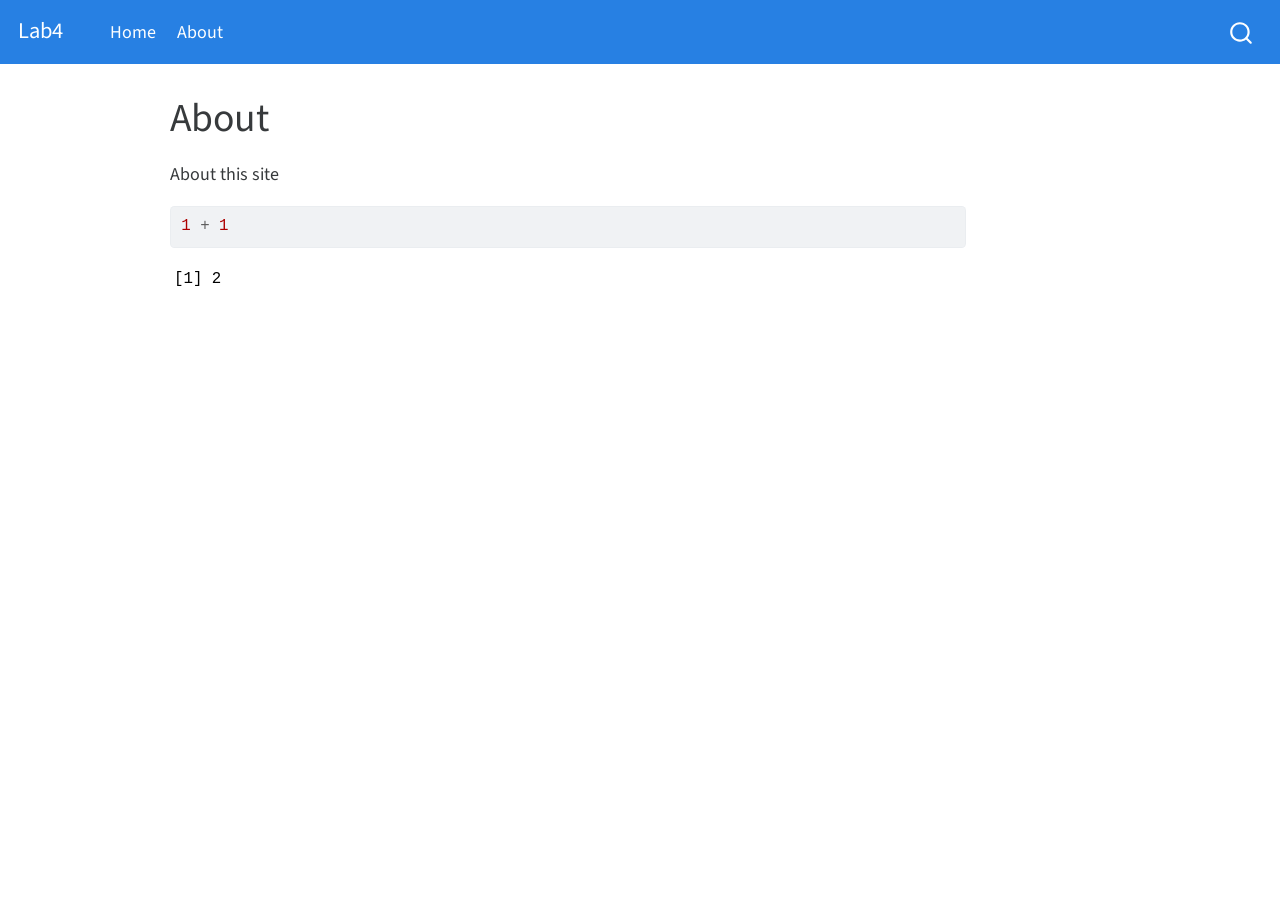
<file: docs/about.html>
<!DOCTYPE html>
<html xmlns="http://www.w3.org/1999/xhtml" lang="en" xml:lang="en"><head>

<meta charset="utf-8">
<meta name="generator" content="quarto-1.2.335">

<meta name="viewport" content="width=device-width, initial-scale=1.0, user-scalable=yes">


<title>Lab4 - About</title>
<style>
code{white-space: pre-wrap;}
span.smallcaps{font-variant: small-caps;}
div.columns{display: flex; gap: min(4vw, 1.5em);}
div.column{flex: auto; overflow-x: auto;}
div.hanging-indent{margin-left: 1.5em; text-indent: -1.5em;}
ul.task-list{list-style: none;}
ul.task-list li input[type="checkbox"] {
  width: 0.8em;
  margin: 0 0.8em 0.2em -1.6em;
  vertical-align: middle;
}
pre > code.sourceCode { white-space: pre; position: relative; }
pre > code.sourceCode > span { display: inline-block; line-height: 1.25; }
pre > code.sourceCode > span:empty { height: 1.2em; }
.sourceCode { overflow: visible; }
code.sourceCode > span { color: inherit; text-decoration: inherit; }
div.sourceCode { margin: 1em 0; }
pre.sourceCode { margin: 0; }
@media screen {
div.sourceCode { overflow: auto; }
}
@media print {
pre > code.sourceCode { white-space: pre-wrap; }
pre > code.sourceCode > span { text-indent: -5em; padding-left: 5em; }
}
pre.numberSource code
  { counter-reset: source-line 0; }
pre.numberSource code > span
  { position: relative; left: -4em; counter-increment: source-line; }
pre.numberSource code > span > a:first-child::before
  { content: counter(source-line);
    position: relative; left: -1em; text-align: right; vertical-align: baseline;
    border: none; display: inline-block;
    -webkit-touch-callout: none; -webkit-user-select: none;
    -khtml-user-select: none; -moz-user-select: none;
    -ms-user-select: none; user-select: none;
    padding: 0 4px; width: 4em;
    color: #aaaaaa;
  }
pre.numberSource { margin-left: 3em; border-left: 1px solid #aaaaaa;  padding-left: 4px; }
div.sourceCode
  {   }
@media screen {
pre > code.sourceCode > span > a:first-child::before { text-decoration: underline; }
}
code span.al { color: #ff0000; font-weight: bold; } /* Alert */
code span.an { color: #60a0b0; font-weight: bold; font-style: italic; } /* Annotation */
code span.at { color: #7d9029; } /* Attribute */
code span.bn { color: #40a070; } /* BaseN */
code span.bu { color: #008000; } /* BuiltIn */
code span.cf { color: #007020; font-weight: bold; } /* ControlFlow */
code span.ch { color: #4070a0; } /* Char */
code span.cn { color: #880000; } /* Constant */
code span.co { color: #60a0b0; font-style: italic; } /* Comment */
code span.cv { color: #60a0b0; font-weight: bold; font-style: italic; } /* CommentVar */
code span.do { color: #ba2121; font-style: italic; } /* Documentation */
code span.dt { color: #902000; } /* DataType */
code span.dv { color: #40a070; } /* DecVal */
code span.er { color: #ff0000; font-weight: bold; } /* Error */
code span.ex { } /* Extension */
code span.fl { color: #40a070; } /* Float */
code span.fu { color: #06287e; } /* Function */
code span.im { color: #008000; font-weight: bold; } /* Import */
code span.in { color: #60a0b0; font-weight: bold; font-style: italic; } /* Information */
code span.kw { color: #007020; font-weight: bold; } /* Keyword */
code span.op { color: #666666; } /* Operator */
code span.ot { color: #007020; } /* Other */
code span.pp { color: #bc7a00; } /* Preprocessor */
code span.sc { color: #4070a0; } /* SpecialChar */
code span.ss { color: #bb6688; } /* SpecialString */
code span.st { color: #4070a0; } /* String */
code span.va { color: #19177c; } /* Variable */
code span.vs { color: #4070a0; } /* VerbatimString */
code span.wa { color: #60a0b0; font-weight: bold; font-style: italic; } /* Warning */
</style>


<script src="site_libs/quarto-nav/quarto-nav.js"></script>
<script src="site_libs/quarto-nav/headroom.min.js"></script>
<script src="site_libs/clipboard/clipboard.min.js"></script>
<script src="site_libs/quarto-search/autocomplete.umd.js"></script>
<script src="site_libs/quarto-search/fuse.min.js"></script>
<script src="site_libs/quarto-search/quarto-search.js"></script>
<meta name="quarto:offset" content="./">
<script src="site_libs/quarto-html/quarto.js"></script>
<script src="site_libs/quarto-html/popper.min.js"></script>
<script src="site_libs/quarto-html/tippy.umd.min.js"></script>
<script src="site_libs/quarto-html/anchor.min.js"></script>
<link href="site_libs/quarto-html/tippy.css" rel="stylesheet">
<link href="site_libs/quarto-html/quarto-syntax-highlighting.css" rel="stylesheet" id="quarto-text-highlighting-styles">
<script src="site_libs/bootstrap/bootstrap.min.js"></script>
<link href="site_libs/bootstrap/bootstrap-icons.css" rel="stylesheet">
<link href="site_libs/bootstrap/bootstrap.min.css" rel="stylesheet" id="quarto-bootstrap" data-mode="light">
<script id="quarto-search-options" type="application/json">{
  "location": "navbar",
  "copy-button": false,
  "collapse-after": 3,
  "panel-placement": "end",
  "type": "overlay",
  "limit": 20,
  "language": {
    "search-no-results-text": "No results",
    "search-matching-documents-text": "matching documents",
    "search-copy-link-title": "Copy link to search",
    "search-hide-matches-text": "Hide additional matches",
    "search-more-match-text": "more match in this document",
    "search-more-matches-text": "more matches in this document",
    "search-clear-button-title": "Clear",
    "search-detached-cancel-button-title": "Cancel",
    "search-submit-button-title": "Submit"
  }
}</script>


<link rel="stylesheet" href="styles.css">
</head>

<body class="nav-fixed">

<div id="quarto-search-results"></div>
  <header id="quarto-header" class="headroom fixed-top">
    <nav class="navbar navbar-expand-lg navbar-dark ">
      <div class="navbar-container container-fluid">
      <div class="navbar-brand-container">
    <a class="navbar-brand" href="./index.html">
    <span class="navbar-title">Lab4</span>
    </a>
  </div>
          <button class="navbar-toggler" type="button" data-bs-toggle="collapse" data-bs-target="#navbarCollapse" aria-controls="navbarCollapse" aria-expanded="false" aria-label="Toggle navigation" onclick="if (window.quartoToggleHeadroom) { window.quartoToggleHeadroom(); }">
  <span class="navbar-toggler-icon"></span>
</button>
          <div class="collapse navbar-collapse" id="navbarCollapse">
            <ul class="navbar-nav navbar-nav-scroll me-auto">
  <li class="nav-item">
    <a class="nav-link" href="./index.html">
 <span class="menu-text">Home</span></a>
  </li>  
  <li class="nav-item">
    <a class="nav-link active" href="./about.html" aria-current="page">
 <span class="menu-text">About</span></a>
  </li>  
</ul>
              <div id="quarto-search" class="" title="Search"></div>
          </div> <!-- /navcollapse -->
      </div> <!-- /container-fluid -->
    </nav>
</header>
<!-- content -->
<div id="quarto-content" class="quarto-container page-columns page-rows-contents page-layout-article page-navbar">
<!-- sidebar -->
<!-- margin-sidebar -->
    <div id="quarto-margin-sidebar" class="sidebar margin-sidebar">
        
    </div>
<!-- main -->
<main class="content" id="quarto-document-content">

<header id="title-block-header" class="quarto-title-block default">
<div class="quarto-title">
<h1 class="title">About</h1>
</div>



<div class="quarto-title-meta">

    
  
    
  </div>
  

</header>

<p>About this site</p>
<div class="cell">
<div class="sourceCode cell-code" id="cb1"><pre class="sourceCode r code-with-copy"><code class="sourceCode r"><span id="cb1-1"><a href="#cb1-1" aria-hidden="true" tabindex="-1"></a><span class="dv">1</span> <span class="sc">+</span> <span class="dv">1</span></span></code><button title="Copy to Clipboard" class="code-copy-button"><i class="bi"></i></button></pre></div>
<div class="cell-output cell-output-stdout">
<pre><code>[1] 2</code></pre>
</div>
</div>



</main> <!-- /main -->
<script id="quarto-html-after-body" type="application/javascript">
window.document.addEventListener("DOMContentLoaded", function (event) {
  const toggleBodyColorMode = (bsSheetEl) => {
    const mode = bsSheetEl.getAttribute("data-mode");
    const bodyEl = window.document.querySelector("body");
    if (mode === "dark") {
      bodyEl.classList.add("quarto-dark");
      bodyEl.classList.remove("quarto-light");
    } else {
      bodyEl.classList.add("quarto-light");
      bodyEl.classList.remove("quarto-dark");
    }
  }
  const toggleBodyColorPrimary = () => {
    const bsSheetEl = window.document.querySelector("link#quarto-bootstrap");
    if (bsSheetEl) {
      toggleBodyColorMode(bsSheetEl);
    }
  }
  toggleBodyColorPrimary();  
  const icon = "";
  const anchorJS = new window.AnchorJS();
  anchorJS.options = {
    placement: 'right',
    icon: icon
  };
  anchorJS.add('.anchored');
  const clipboard = new window.ClipboardJS('.code-copy-button', {
    target: function(trigger) {
      return trigger.previousElementSibling;
    }
  });
  clipboard.on('success', function(e) {
    // button target
    const button = e.trigger;
    // don't keep focus
    button.blur();
    // flash "checked"
    button.classList.add('code-copy-button-checked');
    var currentTitle = button.getAttribute("title");
    button.setAttribute("title", "Copied!");
    let tooltip;
    if (window.bootstrap) {
      button.setAttribute("data-bs-toggle", "tooltip");
      button.setAttribute("data-bs-placement", "left");
      button.setAttribute("data-bs-title", "Copied!");
      tooltip = new bootstrap.Tooltip(button, 
        { trigger: "manual", 
          customClass: "code-copy-button-tooltip",
          offset: [0, -8]});
      tooltip.show();    
    }
    setTimeout(function() {
      if (tooltip) {
        tooltip.hide();
        button.removeAttribute("data-bs-title");
        button.removeAttribute("data-bs-toggle");
        button.removeAttribute("data-bs-placement");
      }
      button.setAttribute("title", currentTitle);
      button.classList.remove('code-copy-button-checked');
    }, 1000);
    // clear code selection
    e.clearSelection();
  });
  function tippyHover(el, contentFn) {
    const config = {
      allowHTML: true,
      content: contentFn,
      maxWidth: 500,
      delay: 100,
      arrow: false,
      appendTo: function(el) {
          return el.parentElement;
      },
      interactive: true,
      interactiveBorder: 10,
      theme: 'quarto',
      placement: 'bottom-start'
    };
    window.tippy(el, config); 
  }
  const noterefs = window.document.querySelectorAll('a[role="doc-noteref"]');
  for (var i=0; i<noterefs.length; i++) {
    const ref = noterefs[i];
    tippyHover(ref, function() {
      // use id or data attribute instead here
      let href = ref.getAttribute('data-footnote-href') || ref.getAttribute('href');
      try { href = new URL(href).hash; } catch {}
      const id = href.replace(/^#\/?/, "");
      const note = window.document.getElementById(id);
      return note.innerHTML;
    });
  }
  const findCites = (el) => {
    const parentEl = el.parentElement;
    if (parentEl) {
      const cites = parentEl.dataset.cites;
      if (cites) {
        return {
          el,
          cites: cites.split(' ')
        };
      } else {
        return findCites(el.parentElement)
      }
    } else {
      return undefined;
    }
  };
  var bibliorefs = window.document.querySelectorAll('a[role="doc-biblioref"]');
  for (var i=0; i<bibliorefs.length; i++) {
    const ref = bibliorefs[i];
    const citeInfo = findCites(ref);
    if (citeInfo) {
      tippyHover(citeInfo.el, function() {
        var popup = window.document.createElement('div');
        citeInfo.cites.forEach(function(cite) {
          var citeDiv = window.document.createElement('div');
          citeDiv.classList.add('hanging-indent');
          citeDiv.classList.add('csl-entry');
          var biblioDiv = window.document.getElementById('ref-' + cite);
          if (biblioDiv) {
            citeDiv.innerHTML = biblioDiv.innerHTML;
          }
          popup.appendChild(citeDiv);
        });
        return popup.innerHTML;
      });
    }
  }
});
</script>
</div> <!-- /content -->



</body></html>
</file>
<file: docs/site_libs/quarto-html/tippy.css>
.tippy-box[data-animation=fade][data-state=hidden]{opacity:0}[data-tippy-root]{max-width:calc(100vw - 10px)}.tippy-box{position:relative;background-color:#333;color:#fff;border-radius:4px;font-size:14px;line-height:1.4;white-space:normal;outline:0;transition-property:transform,visibility,opacity}.tippy-box[data-placement^=top]>.tippy-arrow{bottom:0}.tippy-box[data-placement^=top]>.tippy-arrow:before{bottom:-7px;left:0;border-width:8px 8px 0;border-top-color:initial;transform-origin:center top}.tippy-box[data-placement^=bottom]>.tippy-arrow{top:0}.tippy-box[data-placement^=bottom]>.tippy-arrow:before{top:-7px;left:0;border-width:0 8px 8px;border-bottom-color:initial;transform-origin:center bottom}.tippy-box[data-placement^=left]>.tippy-arrow{right:0}.tippy-box[data-placement^=left]>.tippy-arrow:before{border-width:8px 0 8px 8px;border-left-color:initial;right:-7px;transform-origin:center left}.tippy-box[data-placement^=right]>.tippy-arrow{left:0}.tippy-box[data-placement^=right]>.tippy-arrow:before{left:-7px;border-width:8px 8px 8px 0;border-right-color:initial;transform-origin:center right}.tippy-box[data-inertia][data-state=visible]{transition-timing-function:cubic-bezier(.54,1.5,.38,1.11)}.tippy-arrow{width:16px;height:16px;color:#333}.tippy-arrow:before{content:"";position:absolute;border-color:transparent;border-style:solid}.tippy-content{position:relative;padding:5px 9px;z-index:1}
</file>
<file: docs/site_libs/quarto-html/quarto-syntax-highlighting.css>
/* quarto syntax highlight colors */
:root {
  --quarto-hl-ot-color: #003B4F;
  --quarto-hl-at-color: #657422;
  --quarto-hl-ss-color: #20794D;
  --quarto-hl-an-color: #5E5E5E;
  --quarto-hl-fu-color: #4758AB;
  --quarto-hl-st-color: #20794D;
  --quarto-hl-cf-color: #003B4F;
  --quarto-hl-op-color: #5E5E5E;
  --quarto-hl-er-color: #AD0000;
  --quarto-hl-bn-color: #AD0000;
  --quarto-hl-al-color: #AD0000;
  --quarto-hl-va-color: #111111;
  --quarto-hl-bu-color: inherit;
  --quarto-hl-ex-color: inherit;
  --quarto-hl-pp-color: #AD0000;
  --quarto-hl-in-color: #5E5E5E;
  --quarto-hl-vs-color: #20794D;
  --quarto-hl-wa-color: #5E5E5E;
  --quarto-hl-do-color: #5E5E5E;
  --quarto-hl-im-color: #00769E;
  --quarto-hl-ch-color: #20794D;
  --quarto-hl-dt-color: #AD0000;
  --quarto-hl-fl-color: #AD0000;
  --quarto-hl-co-color: #5E5E5E;
  --quarto-hl-cv-color: #5E5E5E;
  --quarto-hl-cn-color: #8f5902;
  --quarto-hl-sc-color: #5E5E5E;
  --quarto-hl-dv-color: #AD0000;
  --quarto-hl-kw-color: #003B4F;
}

/* other quarto variables */
:root {
  --quarto-font-monospace: SFMono-Regular, Menlo, Monaco, Consolas, "Liberation Mono", "Courier New", monospace;
}

pre > code.sourceCode > span {
  color: #003B4F;
}

code span {
  color: #003B4F;
}

code.sourceCode > span {
  color: #003B4F;
}

div.sourceCode,
div.sourceCode pre.sourceCode {
  color: #003B4F;
}

code span.ot {
  color: #003B4F;
}

code span.at {
  color: #657422;
}

code span.ss {
  color: #20794D;
}

code span.an {
  color: #5E5E5E;
}

code span.fu {
  color: #4758AB;
}

code span.st {
  color: #20794D;
}

code span.cf {
  color: #003B4F;
}

code span.op {
  color: #5E5E5E;
}

code span.er {
  color: #AD0000;
}

code span.bn {
  color: #AD0000;
}

code span.al {
  color: #AD0000;
}

code span.va {
  color: #111111;
}

code span.pp {
  color: #AD0000;
}

code span.in {
  color: #5E5E5E;
}

code span.vs {
  color: #20794D;
}

code span.wa {
  color: #5E5E5E;
  font-style: italic;
}

code span.do {
  color: #5E5E5E;
  font-style: italic;
}

code span.im {
  color: #00769E;
}

code span.ch {
  color: #20794D;
}

code span.dt {
  color: #AD0000;
}

code span.fl {
  color: #AD0000;
}

code span.co {
  color: #5E5E5E;
}

code span.cv {
  color: #5E5E5E;
  font-style: italic;
}

code span.cn {
  color: #8f5902;
}

code span.sc {
  color: #5E5E5E;
}

code span.dv {
  color: #AD0000;
}

code span.kw {
  color: #003B4F;
}

.prevent-inlining {
  content: "</";
}

/*# sourceMappingURL=debc5d5d77c3f9108843748ff7464032.css.map */
</file>
<file: docs/styles.css>
/* css styles */
</file>
